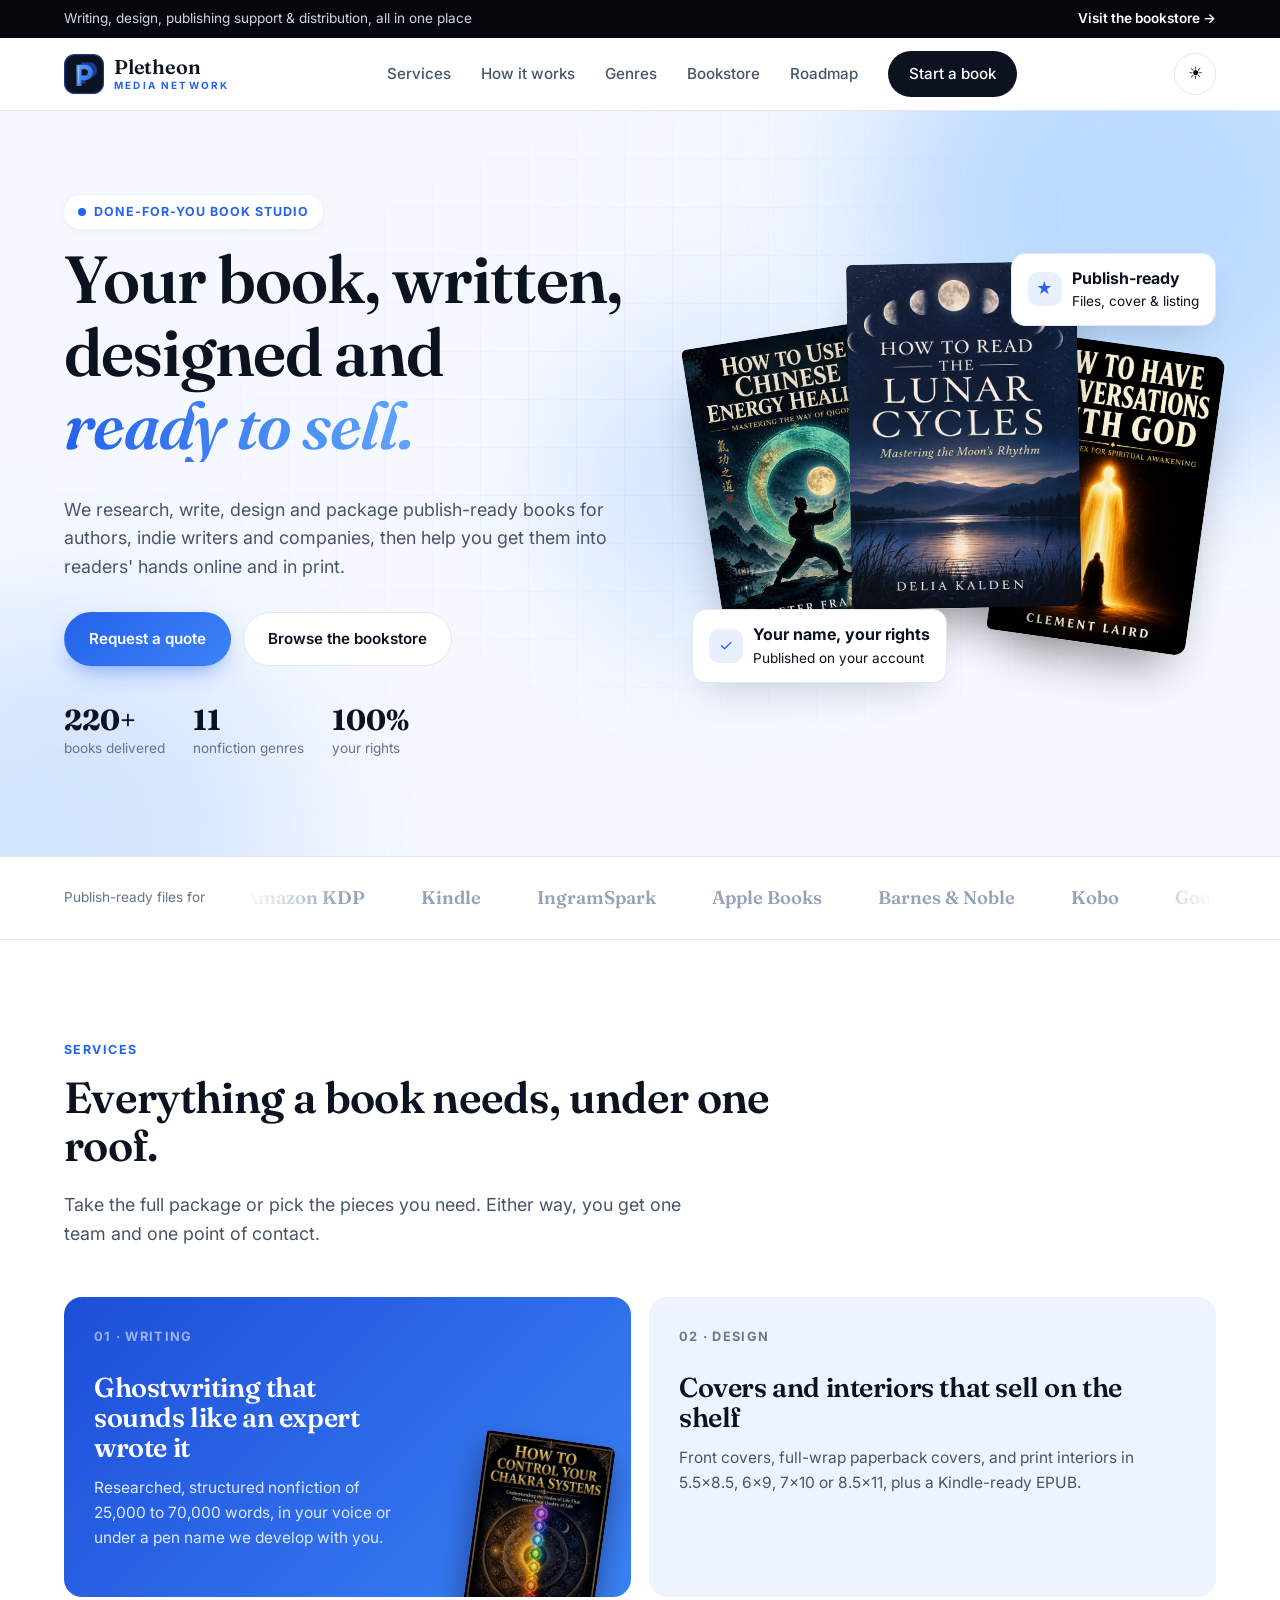
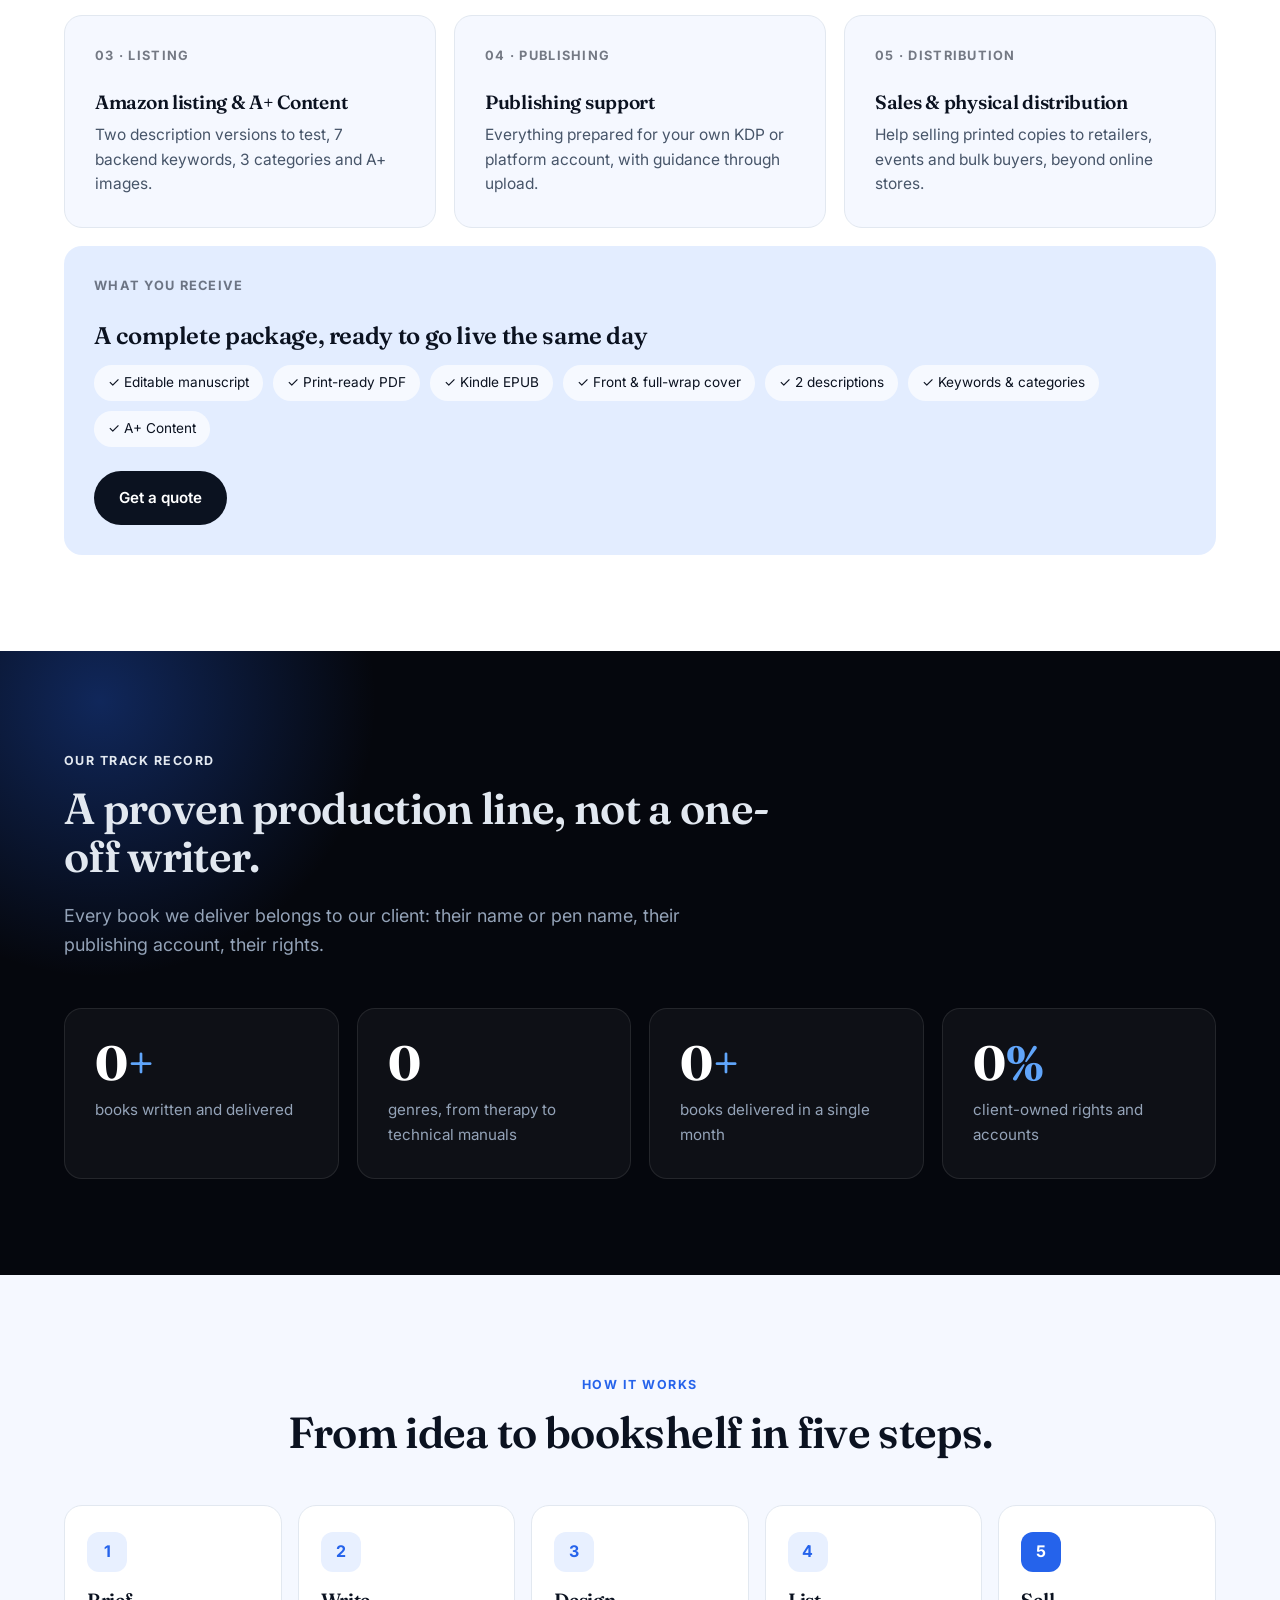
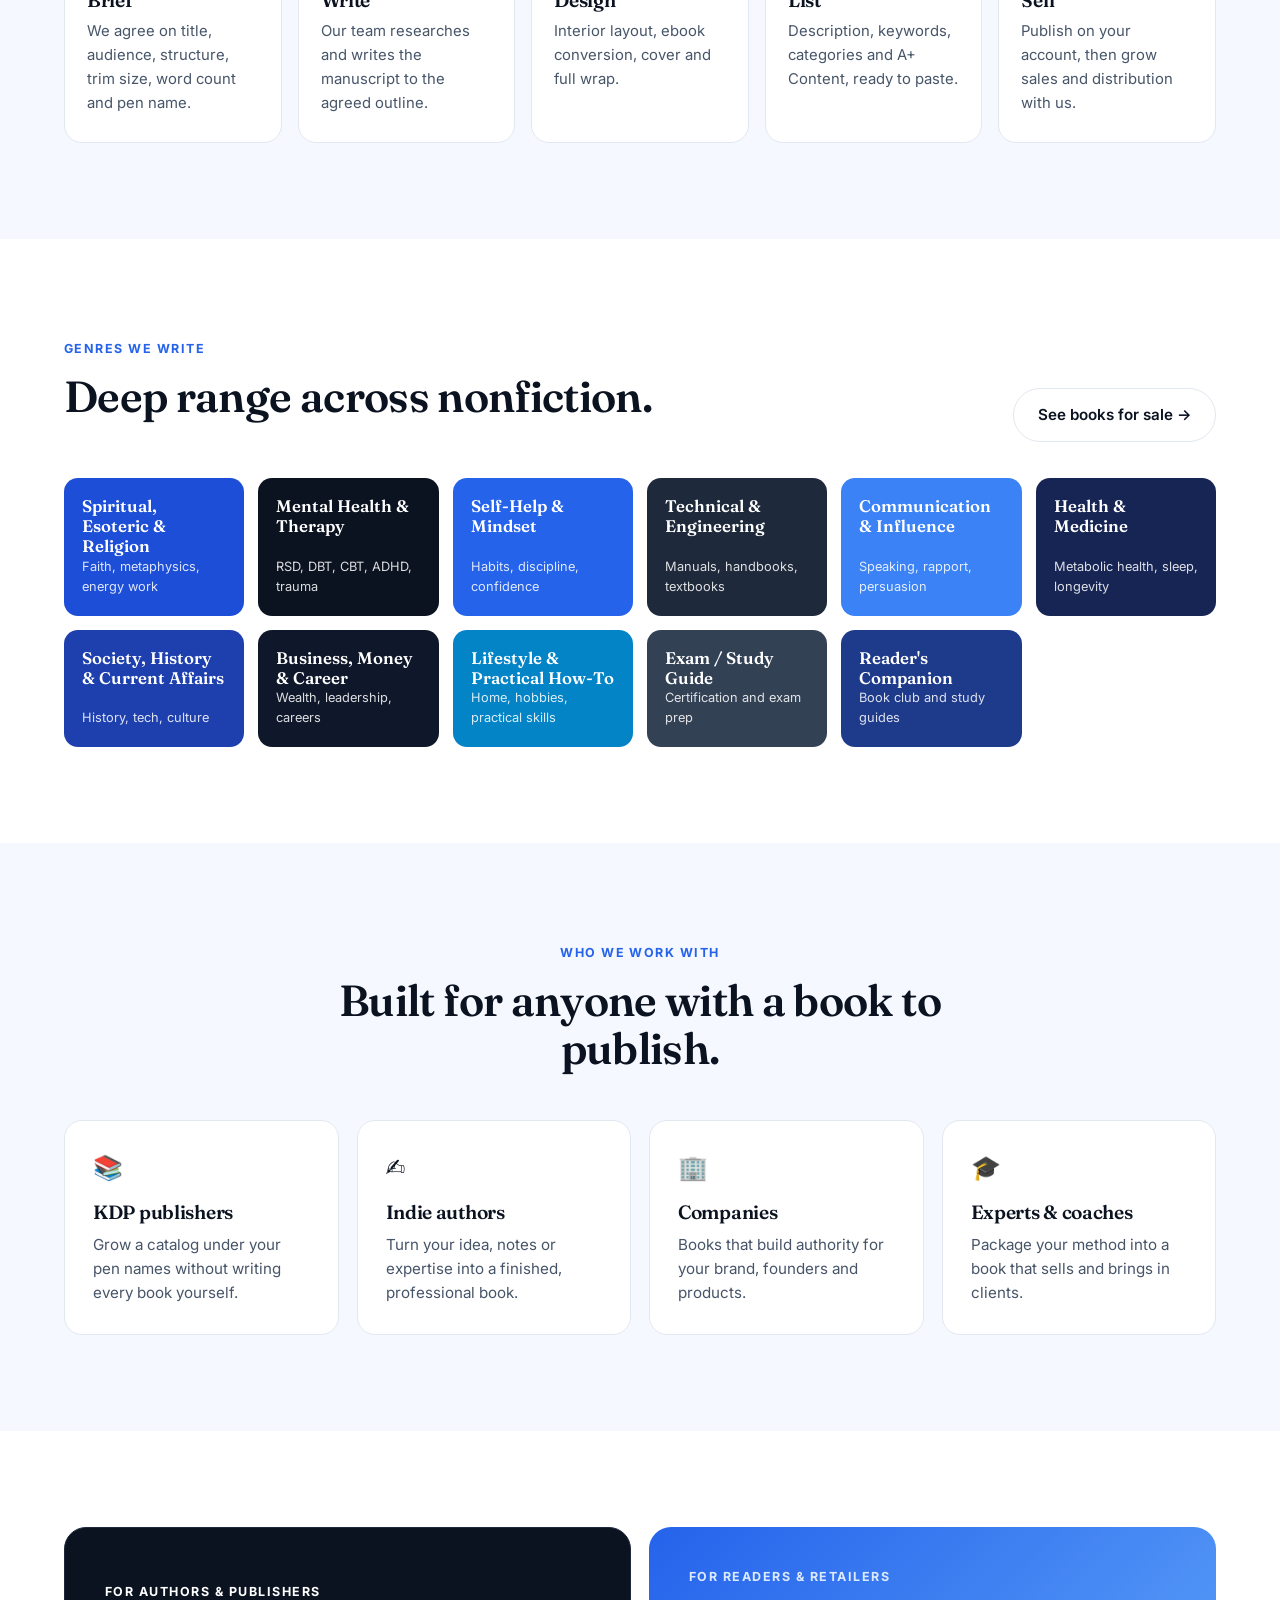
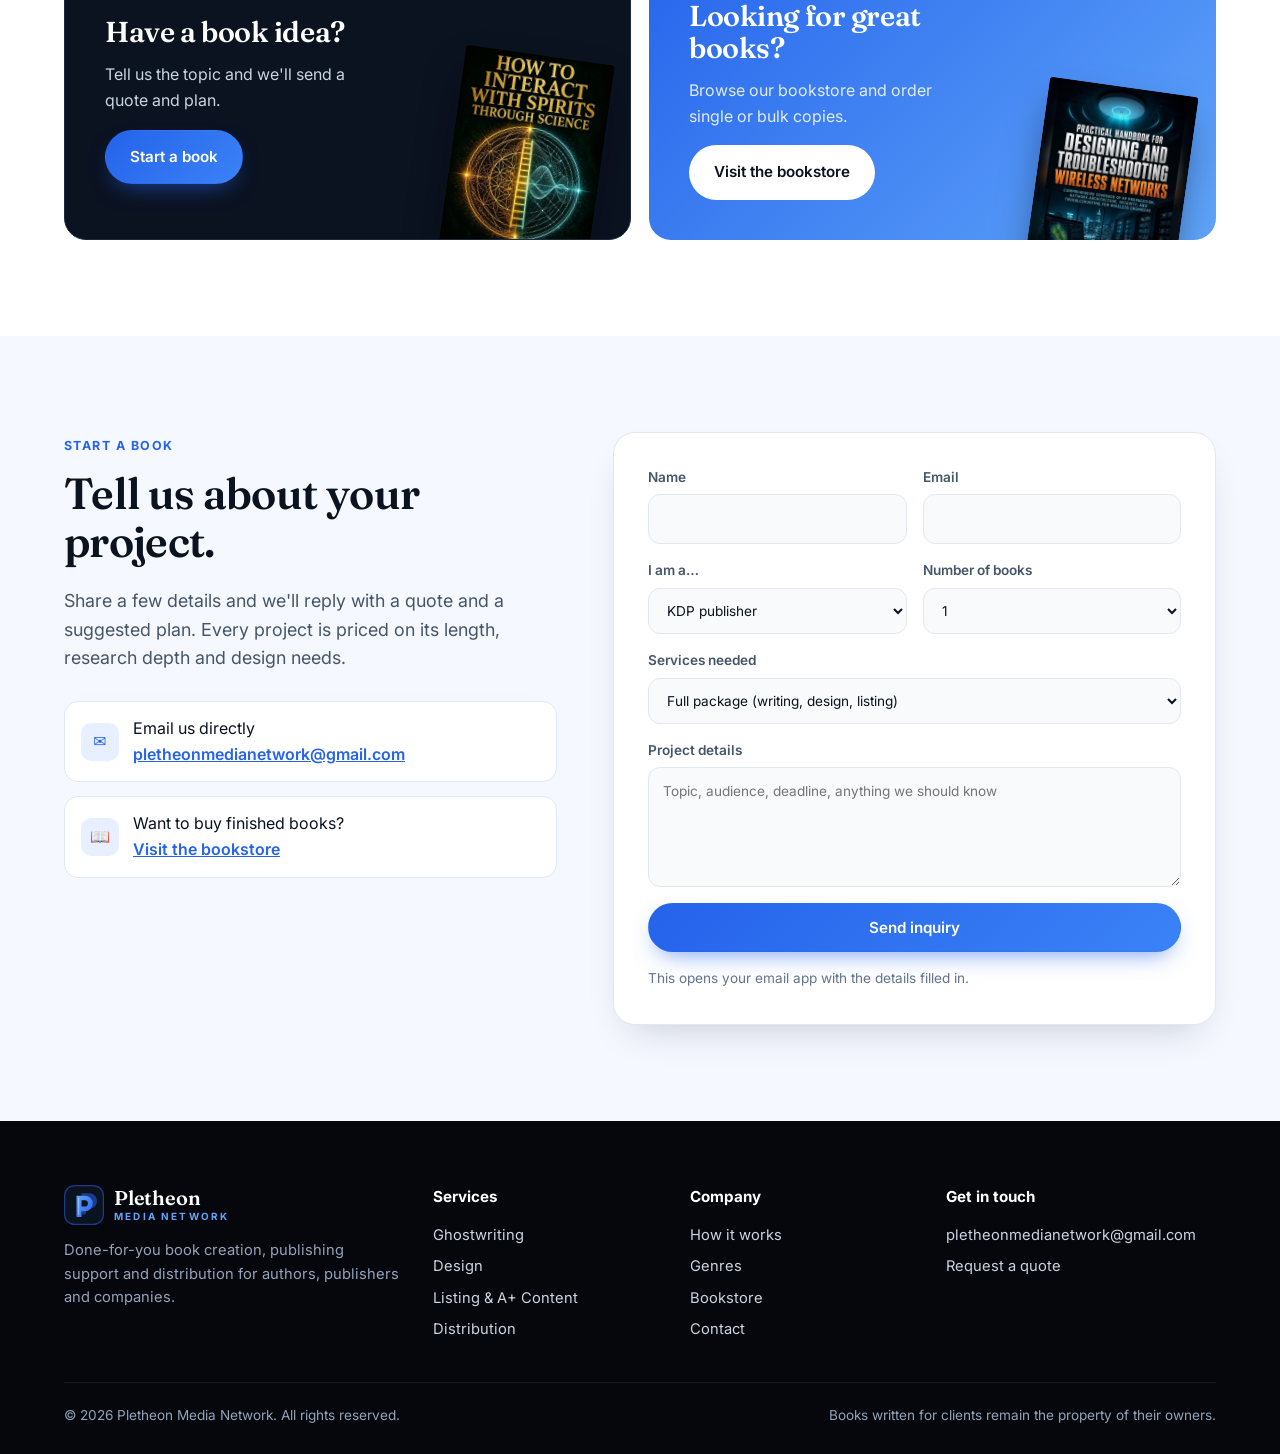
<file: index.html>
<!DOCTYPE html>
<html lang="en">
<head>
  <meta charset="utf-8">
  <meta name="viewport" content="width=device-width, initial-scale=1">
  <title>Pletheon Media Network | Done-for-you book creation, publishing &amp; distribution</title>
  <meta name="description" content="Pletheon Media Network writes, designs and prepares publish-ready books for authors, indie writers and companies, then helps sell and distribute them in print and online.">
  <link rel="canonical" href="https://pletheonmedianetwork.com/">
  <meta property="og:type" content="website">
  <meta property="og:site_name" content="Pletheon Media Network">
  <meta property="og:title" content="Pletheon Media Network | Done-for-you book creation, publishing &amp; distribution">
  <meta property="og:description" content="Pletheon Media Network writes, designs and prepares publish-ready books for authors, indie writers and companies, then helps sell and distribute them in print and online.">
  <meta property="og:url" content="https://pletheonmedianetwork.com/">
  <meta property="og:image" content="https://pletheonmedianetwork.com/assets/covers/lunar-cycles.jpg">
  <meta name="twitter:card" content="summary_large_image">
  <script type="application/ld+json">{"@context":"https://schema.org","@type":"Organization","name":"Pletheon Media Network","url":"https://pletheonmedianetwork.com/","logo":"https://pletheonmedianetwork.com/assets/logo.svg","description":"Done-for-you book creation, publishing support and distribution for authors, indie writers and companies."}</script>
  <link rel="icon" type="image/svg+xml" href="assets/logo.svg">
  <link rel="preconnect" href="https://fonts.googleapis.com">
  <link rel="preconnect" href="https://fonts.gstatic.com" crossorigin>
  <link href="https://fonts.googleapis.com/css2?family=Fraunces:ital,opsz,wght@0,9..144,500;0,9..144,600;1,9..144,500&family=Inter:wght@400;500;600;700&display=swap" rel="stylesheet">
  <script>(function(){try{var t=localStorage.getItem("pmn-theme");if(t)document.documentElement.setAttribute("data-theme",t);}catch(e){}})();</script>
  <link rel="stylesheet" href="assets/style.css?v=7">
</head>
<body>
<div class="topbar">
  <div class="wrap">
    <span>Writing, design, publishing support &amp; distribution, all in one place</span>
    <span class="hide-sm"><a href="books.html">Visit the bookstore →</a></span>
  </div>
</div>
<header class="site-header">
  <div class="wrap">
    <a class="brand" href="index.html"><img class="brand-logo" src="assets/logo.svg" alt="" width="40" height="40"><span class="brand-text"><b>Pletheon</b><small>Media Network</small></span></a>
    <nav class="nav">
      <a href="#services">Services</a>
      <a href="#process">How it works</a>
      <a href="#genres">Genres</a>
      <a href="books.html">Bookstore</a>
      <a href="roadmap.html">Roadmap</a>
      <a class="btn btn-primary" href="#contact">Start a book</a>
    </nav>
    <div class="header-actions"><button class="theme-toggle" type="button" aria-label="Switch light or dark theme" title="Switch theme"><span class="sun">☀</span><span class="moon">☾</span></button><button class="menu-btn" aria-label="Open menu" aria-expanded="false">☰</button></div>
  </div>
</header>

<main>
  <section class="hero">
    <div class="hero-grid-bg"></div><span class="blob b1"></span><span class="blob b2"></span><span class="blob b3"></span>
    <div class="wrap hero-grid">
      <div>
        <span class="eyebrow pill"><span class="dot"></span>Done-for-you book studio</span>
        <h1>Your book, written, designed and <span class="accent">ready to sell.</span></h1>
        <p class="lead">We research, write, design and package publish-ready books for authors, indie writers and companies, then help you get them into readers' hands online and in print.</p>
        <div class="hero-actions">
          <a class="btn btn-coral" href="#contact">Request a quote</a>
          <a class="btn btn-light" href="books.html">Browse the bookstore</a>
        </div>
        <div class="hero-proof">
          <div><b><span data-count="220">220</span>+</b><span>books delivered</span></div>
          <div><b><span data-count="11">11</span></b><span>nonfiction genres</span></div>
          <div><b><span data-count="100">100</span>%</b><span>your rights</span></div>
        </div>
      </div>
      <div class="cover-stack" id="hero-covers">
        <div class="float-card float-b"><span class="ic">★</span><div><b>Publish-ready</b>Files, cover &amp; listing</div></div>
        <div class="float-card float-a"><span class="ic">✓</span><div><b>Your name, your rights</b>Published on your account</div></div>
      </div>
    </div>
  </section>

  <div class="platforms">
    <div class="wrap">
      <span class="label">Publish-ready files for</span>
      <div class="marquee"><div class="track"><span>Amazon KDP</span><span>Kindle</span><span>IngramSpark</span><span>Apple Books</span><span>Barnes &amp; Noble</span><span>Kobo</span><span>Google Play Books</span></div><div class="track" aria-hidden="true"><span>Amazon KDP</span><span>Kindle</span><span>IngramSpark</span><span>Apple Books</span><span>Barnes &amp; Noble</span><span>Kobo</span><span>Google Play Books</span></div></div>
    </div>
  </div>

  <section id="services">
    <div class="wrap">
      <div class="section-head">
        <span class="eyebrow">Services</span>
        <h2>Everything a book needs, under one roof.</h2>
        <p class="lead">Take the full package or pick the pieces you need. Either way, you get one team and one point of contact.</p>
      </div>
      <div class="bento">
        <div class="tile t1">
          <div class="tile-copy">
            <span class="num">01 · WRITING</span>
            <h3 style="font-size:1.7rem">Ghostwriting that sounds like an expert wrote it</h3>
            <p>Researched, structured nonfiction of 25,000 to 70,000 words, in your voice or under a pen name we develop with you.</p>
          </div>
          <div class="mini-covers" id="mini-covers"></div>
        </div>
        <div class="tile t2">
          <span class="num">02 · DESIGN</span>
          <h3 style="font-size:1.7rem">Covers and interiors that sell on the shelf</h3>
          <p>Front covers, full-wrap paperback covers, and print interiors in 5.5×8.5, 6×9, 7×10 or 8.5×11, plus a Kindle-ready EPUB.</p>
        </div>
        <div class="tile t3">
          <span class="num">03 · LISTING</span>
          <h3>Amazon listing &amp; A+ Content</h3>
          <p>Two description versions to test, 7 backend keywords, 3 categories and A+ images.</p>
        </div>
        <div class="tile t4">
          <span class="num">04 · PUBLISHING</span>
          <h3>Publishing support</h3>
          <p>Everything prepared for your own KDP or platform account, with guidance through upload.</p>
        </div>
        <div class="tile t5">
          <span class="num">05 · DISTRIBUTION</span>
          <h3>Sales &amp; physical distribution</h3>
          <p>Help selling printed copies to retailers, events and bulk buyers, beyond online stores.</p>
        </div>
        <div class="tile t6">
          <div>
            <span class="num">WHAT YOU RECEIVE</span>
            <h3 style="font-size:1.5rem;margin:0">A complete package, ready to go live the same day</h3>
            <div class="check-row">
              <span>✓ Editable manuscript</span><span>✓ Print-ready PDF</span><span>✓ Kindle EPUB</span><span>✓ Front &amp; full-wrap cover</span><span>✓ 2 descriptions</span><span>✓ Keywords &amp; categories</span><span>✓ A+ Content</span>
            </div>
          </div>
          <a class="btn btn-primary" href="#contact">Get a quote</a>
        </div>
      </div>
    </div>
  </section>

  <section class="section-dark" id="work">
    <div class="wrap">
      <div class="section-head">
        <span class="eyebrow" style="color:var(--gold)">Our track record</span>
        <h2>A proven production line, not a one-off writer.</h2>
        <p class="lead">Every book we deliver belongs to our client: their name or pen name, their publishing account, their rights.</p>
      </div>
      <div class="stats">
        <div class="stat"><b><span data-count="220">220</span><em>+</em></b><span>books written and delivered</span></div>
        <div class="stat"><b><span data-count="11">11</span></b><span>genres, from therapy to technical manuals</span></div>
        <div class="stat"><b><span data-count="30">30</span><em>+</em></b><span>books delivered in a single month</span></div>
        <div class="stat"><b><span data-count="100">100</span><em>%</em></b><span>client-owned rights and accounts</span></div>
      </div>
    </div>
  </section>

  <section class="section-cream" id="process">
    <div class="wrap">
      <div class="section-head center">
        <span class="eyebrow">How it works</span>
        <h2>From idea to bookshelf in five steps.</h2>
      </div>
      <div class="steps">
        <div class="step"><div class="n">1</div><h3>Brief</h3><p>We agree on title, audience, structure, trim size, word count and pen name.</p></div>
        <div class="step"><div class="n">2</div><h3>Write</h3><p>Our team researches and writes the manuscript to the agreed outline.</p></div>
        <div class="step"><div class="n">3</div><h3>Design</h3><p>Interior layout, ebook conversion, cover and full wrap.</p></div>
        <div class="step"><div class="n">4</div><h3>List</h3><p>Description, keywords, categories and A+ Content, ready to paste.</p></div>
        <div class="step"><div class="n">5</div><h3>Sell</h3><p>Publish on your account, then grow sales and distribution with us.</p></div>
      </div>
    </div>
  </section>

  <section id="genres">
    <div class="wrap">
      <div class="head-row">
        <div class="section-head">
          <span class="eyebrow">Genres we write</span>
          <h2>Deep range across nonfiction.</h2>
        </div>
        <a class="btn btn-light" href="books.html">See books for sale →</a>
      </div>
      <div class="collection" id="collection"></div>
    </div>
  </section>

  <section class="section-cream">
    <div class="wrap">
      <div class="section-head center">
        <span class="eyebrow">Who we work with</span>
        <h2>Built for anyone with a book to publish.</h2>
      </div>
      <div class="audience">
        <div class="aud"><div class="ic">📚</div><h3>KDP publishers</h3><p>Grow a catalog under your pen names without writing every book yourself.</p></div>
        <div class="aud"><div class="ic">✍️</div><h3>Indie authors</h3><p>Turn your idea, notes or expertise into a finished, professional book.</p></div>
        <div class="aud"><div class="ic">🏢</div><h3>Companies</h3><p>Books that build authority for your brand, founders and products.</p></div>
        <div class="aud"><div class="ic">🎓</div><h3>Experts &amp; coaches</h3><p>Package your method into a book that sells and brings in clients.</p></div>
      </div>
    </div>
  </section>

  <section>
    <div class="wrap promos">
      <div class="promo promo-a">
        <span class="eyebrow" style="color:var(--gold)">For authors &amp; publishers</span>
        <h3>Have a book idea?</h3>
        <p>Tell us the topic and we'll send a quote and plan.</p>
        <div><a class="btn btn-coral" href="#contact">Start a book</a></div>
        <img id="promo-a-img" alt="">
      </div>
      <div class="promo promo-b">
        <span class="eyebrow">For readers &amp; retailers</span>
        <h3>Looking for great books?</h3>
        <p>Browse our bookstore and order single or bulk copies.</p>
        <div><a class="btn btn-primary" href="books.html">Visit the bookstore</a></div>
        <img id="promo-b-img" alt="">
      </div>
    </div>
  </section>

  <section class="section-cream" id="contact">
    <div class="wrap contact-grid">
      <div>
        <span class="eyebrow">Start a book</span>
        <h2>Tell us about your project.</h2>
        <p class="lead">Share a few details and we'll reply with a quote and a suggested plan. Every project is priced on its length, research depth and design needs.</p>
        <ul class="contact-points">
          <li><span class="ic">✉</span><div>Email us directly<br><a class="js-email" href="#">email</a></div></li>
          <li><span class="ic">📖</span><div>Want to buy finished books?<br><a href="books.html">Visit the bookstore</a></div></li>
        </ul>
      </div>
      <form class="inquiry" id="inquiry">
        <div class="row2">
          <label>Name<input name="name" required autocomplete="name"></label>
          <label>Email<input name="email" type="email" required autocomplete="email"></label>
        </div>
        <div class="row2">
          <label>I am a…
            <select name="type"><option>KDP publisher</option><option>Indie author</option><option>Company</option><option>Expert / coach</option><option>Other</option></select>
          </label>
          <label>Number of books
            <select name="count"><option>1</option><option>2–5</option><option>6–20</option><option>20+</option></select>
          </label>
        </div>
        <label>Services needed
          <select name="service"><option>Full package (writing, design, listing)</option><option>Writing only</option><option>Design and formatting only</option><option>Sales and distribution</option><option>Not sure yet</option></select>
        </label>
        <label>Project details<textarea name="message" placeholder="Topic, audience, deadline, anything we should know"></textarea></label>
        <button class="btn btn-coral" type="submit">Send inquiry</button>
        <p class="form-note">This opens your email app with the details filled in.</p>
      </form>
    </div>
  </section>
</main>

<footer class="site-footer">
  <div class="wrap">
    <div class="foot-grid">
      <div>
        <a class="brand" href="index.html"><img class="brand-logo" src="assets/logo.svg" alt="" width="40" height="40"><span class="brand-text"><b>Pletheon</b><small>Media Network</small></span></a>
        <p>Done-for-you book creation, publishing support and distribution for authors, publishers and companies.</p>
      </div>
      <div><h4>Services</h4><ul><li><a href="#services">Ghostwriting</a></li><li><a href="#services">Design</a></li><li><a href="#services">Listing &amp; A+ Content</a></li><li><a href="#services">Distribution</a></li></ul></div>
      <div><h4>Company</h4><ul><li><a href="#process">How it works</a></li><li><a href="#genres">Genres</a></li><li><a href="books.html">Bookstore</a></li><li><a href="#contact">Contact</a></li></ul></div>
      <div><h4>Get in touch</h4><ul><li><a class="js-email" href="#">email</a></li><li><a href="#contact">Request a quote</a></li></ul></div>
    </div>
    <div class="foot-bottom"><span>© <span class="js-year"></span> Pletheon Media Network. All rights reserved.</span><span>Books written for clients remain the property of their owners.</span></div>
  </div>
</footer>

<script src="assets/featured.js?v=4"></script>
<script src="assets/site.js?v=4"></script>
</body>
</html>
</file>
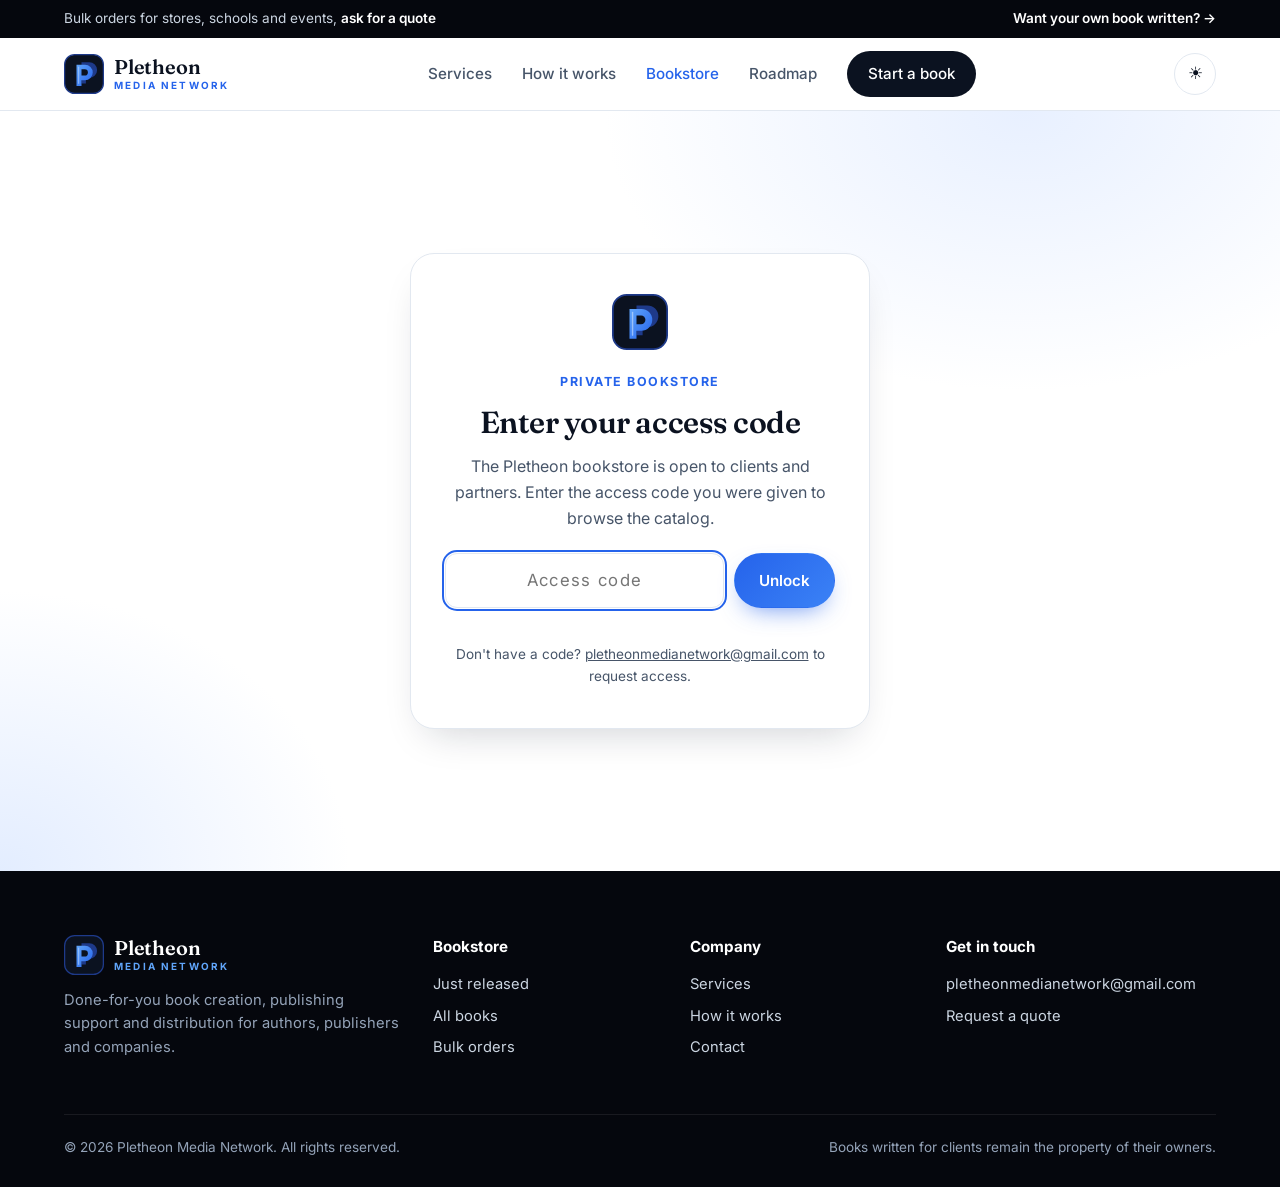
<file: books.html>
<!DOCTYPE html>
<html lang="en">
<head>
  <meta charset="utf-8">
  <meta name="viewport" content="width=device-width, initial-scale=1">
  <title>Bookstore | Pletheon Media Network</title>
  <meta name="description" content="Browse new nonfiction books from Pletheon Media Network: spirituality, energy healing, technical handbooks and more. Single and bulk orders welcome.">
  <link rel="canonical" href="https://pletheonmedianetwork.com/books.html">
  <meta property="og:type" content="website">
  <meta property="og:site_name" content="Pletheon Media Network">
  <meta property="og:title" content="Bookstore | Pletheon Media Network">
  <meta property="og:description" content="Browse nonfiction books from Pletheon Media Network: spirituality, self-help, health, business and technical titles. Access code required; email us to request access.">
  <meta property="og:url" content="https://pletheonmedianetwork.com/books.html">
  <meta property="og:image" content="https://pletheonmedianetwork.com/assets/covers/lunar-cycles.jpg">
  <meta name="twitter:card" content="summary_large_image">
  <link rel="icon" type="image/svg+xml" href="assets/logo.svg">
  <link rel="preconnect" href="https://fonts.googleapis.com">
  <link rel="preconnect" href="https://fonts.gstatic.com" crossorigin>
  <link href="https://fonts.googleapis.com/css2?family=Fraunces:ital,opsz,wght@0,9..144,500;0,9..144,600;1,9..144,500&family=Inter:wght@400;500;600;700&display=swap" rel="stylesheet">
  <script>(function(){try{var t=localStorage.getItem("pmn-theme");if(t)document.documentElement.setAttribute("data-theme",t);}catch(e){}})();</script>
  <link rel="stylesheet" href="assets/style.css?v=7">
</head>
<body>
<div class="topbar">
  <div class="wrap">
    <span>Bulk orders for stores, schools and events, <a href="#" class="js-bulk">ask for a quote</a></span>
    <span class="hide-sm"><a href="index.html">Want your own book written? →</a></span>
  </div>
</div>
<header class="site-header">
  <div class="wrap">
    <a class="brand" href="index.html"><img class="brand-logo" src="assets/logo.svg" alt="" width="40" height="40"><span class="brand-text"><b>Pletheon</b><small>Media Network</small></span></a>
    <nav class="nav">
      <a href="index.html#services">Services</a>
      <a href="index.html#process">How it works</a>
      <a href="books.html" aria-current="page">Bookstore</a>
      <a href="roadmap.html">Roadmap</a>
      <a class="btn btn-primary" href="index.html#contact">Start a book</a>
    </nav>
    <div class="header-actions"><button class="theme-toggle" type="button" aria-label="Switch light or dark theme" title="Switch theme"><span class="sun">☀</span><span class="moon">☾</span></button><button class="menu-btn" aria-label="Open menu" aria-expanded="false">☰</button></div>
  </div>
</header>

<section class="gate" id="gate">
  <div class="gate-card">
    <img src="assets/logo.svg" alt="" width="56" height="56">
    <span class="eyebrow">Private bookstore</span>
    <h1>Enter your access code</h1>
    <p>The Pletheon bookstore is open to clients and partners. Enter the access code you were given to browse the catalog.</p>
    <form id="gate-form" autocomplete="off">
      <input id="gate-code" type="password" placeholder="Access code" aria-label="Access code" required autocomplete="off" autocapitalize="off" spellcheck="false">
      <button class="btn btn-coral" type="submit" id="gate-btn">Unlock</button>
    </form>
    <p class="gate-msg" id="gate-msg" role="alert"></p>
    <p class="form-note">Don't have a code? <a class="js-email" href="#">Email us</a> to request access.</p>
  </div>
</section>

<main id="store-main" hidden>
  <div class="store-banner">
    <div class="wrap">
      <div class="banner">
        <div>
          <span class="eyebrow">New releases</span>
          <h1 style="font-size:clamp(2.2rem,4.4vw,3.6rem)">There's a book here for every <span class="accent" style="color:var(--gold)">curious mind.</span></h1>
          <p>Nearly 200 nonfiction titles on spirituality, mental health, self-help, health, business and the technical world, ready to order in paperback or ebook.</p>
          <form class="banner-search" id="banner-search">
            <input type="search" placeholder="Search titles or authors" aria-label="Search books">
            <button class="btn btn-coral btn-sm" type="submit">Search</button>
          </form>
        </div>
        <div class="banner-covers" id="banner-covers"></div>
      </div>
    </div>
  </div>

  <section style="padding:56px 0 0">
    <div class="wrap">
      <div class="perks">
        <div class="perk"><span class="ic">📦</span><div><b>Paperback &amp; ebook</b><span>Choose your format</span></div></div>
        <div class="perk"><span class="ic">🏷️</span><div><b>Bulk pricing</b><span>For stores and events</span></div></div>
        <div class="perk"><span class="ic">🌍</span><div><b>Delivery options</b><span>Ask about your country</span></div></div>
        <div class="perk"><span class="ic">💬</span><div><b>Real people</b><span>We reply by email</span></div></div>
      </div>
    </div>
  </section>

  <section style="padding:64px 0 0">
    <div class="wrap">
      <div class="head-row">
        <div class="section-head"><span class="eyebrow">Featured</span><h2 style="margin:0">Just released</h2></div>
        <div class="rail-btns"><button type="button" data-dir="-1" aria-label="Scroll left">←</button><button type="button" data-dir="1" aria-label="Scroll right">→</button></div>
      </div>
      <div class="rail" id="rail"></div>
    </div>
  </section>

  <section id="all" style="padding-top:64px">
    <div class="wrap">
      <div class="head-row">
        <div class="section-head"><span class="eyebrow">Browse</span><h2 style="margin:0">All books</h2></div>
      </div>
      <div class="toolbar">
        <input type="search" id="q" placeholder="Search by title, subtitle or author" aria-label="Search books">
        <select id="sort" aria-label="Sort books">
          <option value="new">Newest first</option>
          <option value="az">Title A–Z</option>
        </select>
      </div>
      <div class="chips" id="chips" role="group" aria-label="Filter by genre"></div>
      <p class="result-count" id="count"></p>
      <div class="book-grid" id="grid"></div>
    </div>
  </section>

  <section style="padding-top:0">
    <div class="wrap promos">
      <div class="promo promo-a">
        <span class="eyebrow" style="color:var(--gold)">Bulk orders</span>
        <h3>Buying for a store, school or event?</h3>
        <p>We supply printed copies in bulk and help with physical distribution.</p>
        <div><a class="btn btn-coral js-bulk" href="#">Ask about bulk orders</a></div>
      </div>
      <div class="promo promo-b">
        <span class="eyebrow">For authors</span>
        <h3>Want a book like these?</h3>
        <p>We write, design and prepare books for authors, publishers and companies.</p>
        <div><a class="btn btn-primary" href="index.html#contact">Start your book</a></div>
      </div>
    </div>
  </section>
</main>

<dialog id="order">
  <form class="dlg" id="order-form" method="dialog">
    <button class="close" value="cancel" aria-label="Close">×</button>
    <div class="dlg-head">
      <img id="order-cover" alt="">
      <div>
        <span class="eyebrow" style="margin:0 0 4px">Order inquiry</span>
        <h3 id="order-title" style="margin:0"></h3>
        <p class="form-note" id="order-author"></p>
      </div>
    </div>
    <div class="row2">
      <label>Name<input name="name" required autocomplete="name"></label>
      <label>Email<input name="email" type="email" required autocomplete="email"></label>
    </div>
    <div class="row2">
      <label>Format
        <select name="format"><option>Paperback</option><option>Ebook</option><option>Both</option></select>
      </label>
      <label>Quantity<input name="qty" type="number" min="1" value="1"></label>
    </div>
    <label>Message<textarea name="message" placeholder="Shipping country, deadline, questions"></textarea></label>
    <button class="btn btn-coral" type="submit" value="send">Send order inquiry</button>
    <p class="form-note">This opens your email app with the details filled in. We'll reply with price and availability.</p>
  </form>
</dialog>

<footer class="site-footer">
  <div class="wrap">
    <div class="foot-grid">
      <div>
        <a class="brand" href="index.html"><img class="brand-logo" src="assets/logo.svg" alt="" width="40" height="40"><span class="brand-text"><b>Pletheon</b><small>Media Network</small></span></a>
        <p>Done-for-you book creation, publishing support and distribution for authors, publishers and companies.</p>
      </div>
      <div><h4>Bookstore</h4><ul><li><a href="#rail">Just released</a></li><li><a href="#all">All books</a></li><li><a class="js-bulk" href="#">Bulk orders</a></li></ul></div>
      <div><h4>Company</h4><ul><li><a href="index.html#services">Services</a></li><li><a href="index.html#process">How it works</a></li><li><a href="index.html#contact">Contact</a></li></ul></div>
      <div><h4>Get in touch</h4><ul><li><a class="js-email" href="#">email</a></li><li><a href="index.html#contact">Request a quote</a></li></ul></div>
    </div>
    <div class="foot-bottom"><span>© <span class="js-year"></span> Pletheon Media Network. All rights reserved.</span><span>Books written for clients remain the property of their owners.</span></div>
  </div>
</footer>

<script src="assets/books.enc.js?v=4"></script>
<script src="assets/site.js?v=4"></script>
<script src="assets/store.js?v=5"></script>
</body>
</html>
</file>
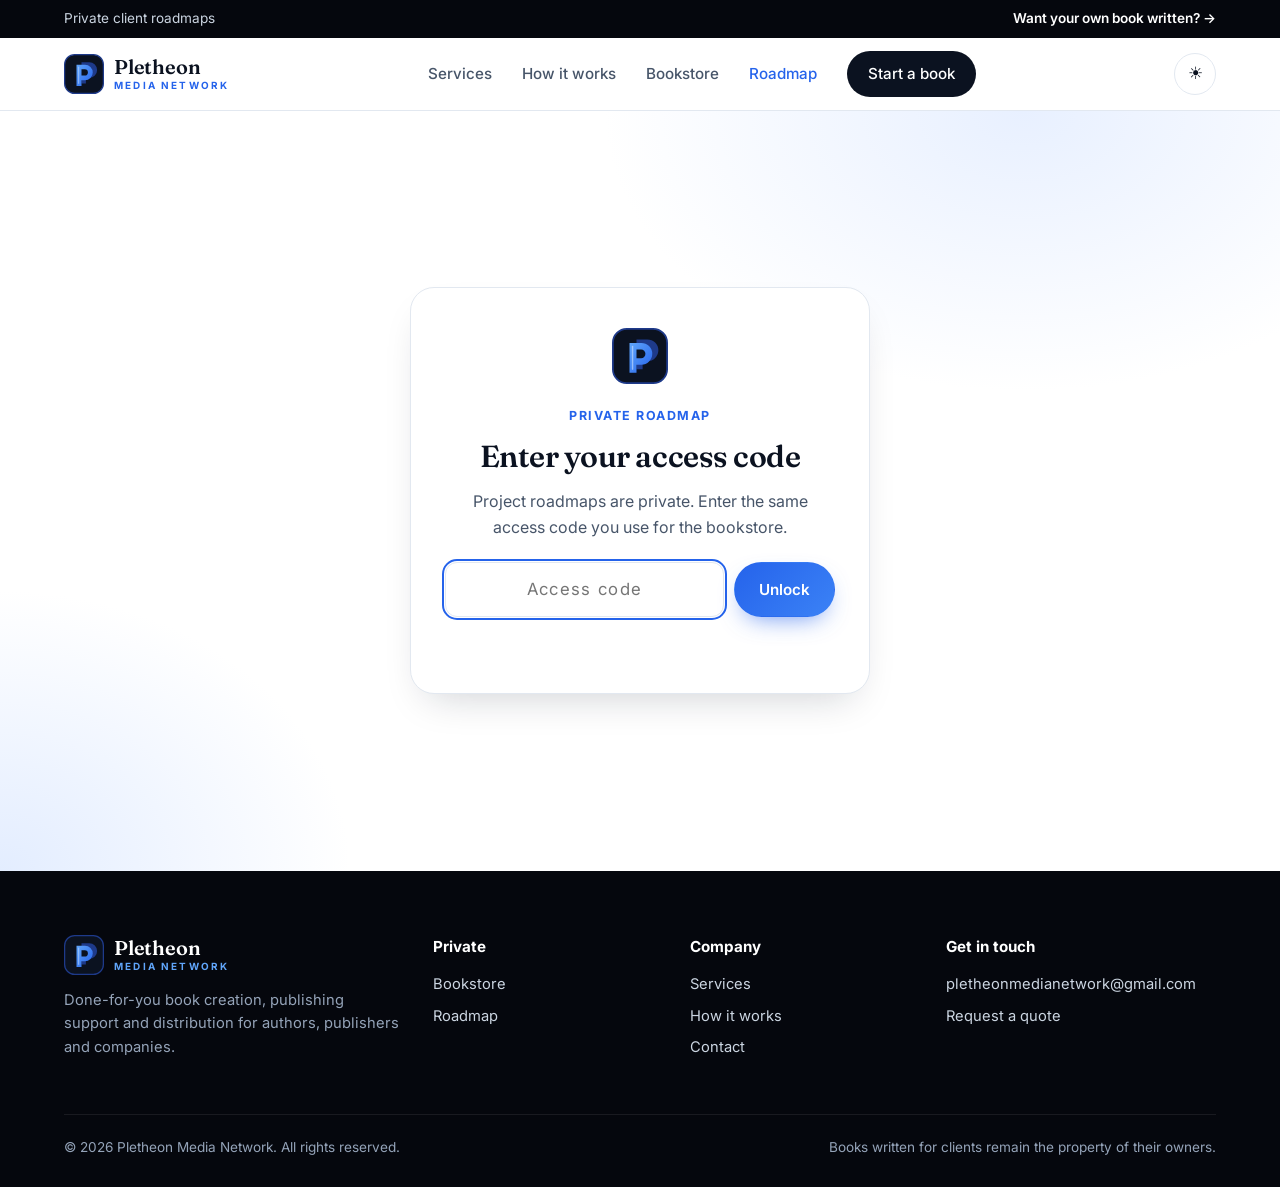
<file: roadmap.html>
<!DOCTYPE html>
<html lang="en">
<head>
  <meta charset="utf-8">
  <meta name="robots" content="noindex, nofollow">
  <meta name="viewport" content="width=device-width, initial-scale=1">
  <title>Roadmap | Pletheon Media Network</title>
  <meta name="description" content="Private project roadmaps for Pletheon Media Network clients.">
  <link rel="icon" type="image/svg+xml" href="assets/logo.svg">
  <link rel="preconnect" href="https://fonts.googleapis.com">
  <link rel="preconnect" href="https://fonts.gstatic.com" crossorigin>
  <link href="https://fonts.googleapis.com/css2?family=Fraunces:ital,opsz,wght@0,9..144,500;0,9..144,600;1,9..144,500&family=Inter:wght@400;500;600;700&display=swap" rel="stylesheet">
  <script>(function(){try{var t=localStorage.getItem("pmn-theme");if(t)document.documentElement.setAttribute("data-theme",t);}catch(e){}})();</script>
  <link rel="stylesheet" href="assets/style.css?v=7">
</head>
<body>
<div class="topbar">
  <div class="wrap">
    <span>Private client roadmaps</span>
    <span class="hide-sm"><a href="index.html">Want your own book written? →</a></span>
  </div>
</div>
<header class="site-header">
  <div class="wrap">
    <a class="brand" href="index.html"><img class="brand-logo" src="assets/logo.svg" alt="" width="40" height="40"><span class="brand-text"><b>Pletheon</b><small>Media Network</small></span></a>
    <nav class="nav">
      <a href="index.html#services">Services</a>
      <a href="index.html#process">How it works</a>
      <a href="books.html">Bookstore</a>
      <a href="roadmap.html" aria-current="page">Roadmap</a>
      <a class="btn btn-primary" href="index.html#contact">Start a book</a>
    </nav>
    <div class="header-actions"><button class="theme-toggle" type="button" aria-label="Switch light or dark theme" title="Switch theme"><span class="sun">☀</span><span class="moon">☾</span></button><button class="menu-btn" aria-label="Open menu" aria-expanded="false">☰</button></div>
  </div>
</header>

<section class="gate" id="gate">
  <div class="gate-card">
    <img src="assets/logo.svg" alt="" width="56" height="56">
    <span class="eyebrow">Private roadmap</span>
    <h1>Enter your access code</h1>
    <p>Project roadmaps are private. Enter the same access code you use for the bookstore.</p>
    <form id="gate-form" autocomplete="off">
      <input id="gate-code" type="password" placeholder="Access code" aria-label="Access code" required autocomplete="off" autocapitalize="off" spellcheck="false">
      <button class="btn btn-coral" type="submit" id="gate-btn">Unlock</button>
    </form>
    <p class="gate-msg" id="gate-msg" role="alert"></p>
  </div>
</section>

<main id="rm-main" hidden>
  <section class="rm-hero">
    <div class="wrap">
      <span class="eyebrow">Roadmap</span>
      <h1>Client projects &amp; plans</h1>
      <p class="lead">Every client strategy in one place: writing plans, launch plans, bookstore plans and design work. Open a project to see its series, books, pen names and milestones.</p>
      <div class="rm-stats" id="rm-stats"></div>
    </div>
  </section>
  <section class="rm-body">
    <div class="wrap">
      <div class="rm-toolbar">
        <div class="rm-tabs" id="rm-tabs" role="tablist" aria-label="Plan type"></div>
        <div class="rm-tools">
          <input type="search" id="rm-q" placeholder="Search titles, pen names, clients" aria-label="Search roadmap">
          <button class="btn btn-light btn-sm" type="button" id="rm-expand">Expand all</button>
          <button class="btn btn-light btn-sm" type="button" id="rm-collapse">Collapse all</button>
        </div>
      </div>
      <div id="rm-list"></div>
      <p class="form-note" id="rm-updated" style="margin-top:28px"></p>
    </div>
  </section>
</main>

<footer class="site-footer">
  <div class="wrap">
    <div class="foot-grid">
      <div>
        <a class="brand" href="index.html"><img class="brand-logo" src="assets/logo.svg" alt="" width="40" height="40"><span class="brand-text"><b>Pletheon</b><small>Media Network</small></span></a>
        <p>Done-for-you book creation, publishing support and distribution for authors, publishers and companies.</p>
      </div>
      <div><h4>Private</h4><ul><li><a href="books.html">Bookstore</a></li><li><a href="roadmap.html">Roadmap</a></li></ul></div>
      <div><h4>Company</h4><ul><li><a href="index.html#services">Services</a></li><li><a href="index.html#process">How it works</a></li><li><a href="index.html#contact">Contact</a></li></ul></div>
      <div><h4>Get in touch</h4><ul><li><a class="js-email" href="#">email</a></li><li><a href="index.html#contact">Request a quote</a></li></ul></div>
    </div>
    <div class="foot-bottom"><span>© <span class="js-year"></span> Pletheon Media Network. All rights reserved.</span><span>Books written for clients remain the property of their owners.</span></div>
  </div>
</footer>

<script src="assets/roadmap.enc.js?v=2"></script>
<script src="assets/site.js?v=4"></script>
<script src="assets/roadmap.js?v=2"></script>
</body>
</html>
</file>
<file: assets/style.css>
:root {
  --ink: #0b1220;
  --ink-soft: #475569;
  --muted: #64748b;
  --bg: #ffffff;
  --card: #ffffff;
  --surface: #f5f8ff;
  --line: #e2e8f0;
  --blue: #2563eb;
  --blue-dark: #1d4ed8;
  --blue-soft: #e8f0ff;
  --sky: #60a5fa;
  --tint1: #eef4ff;
  --tint2: #e3edff;
  --night: #05070d;
  --header-bg: rgba(255,255,255,.88);
  --field: #f8fafc;
  --btn-dark: #0b1220;
  --btn-dark-ink: #ffffff;
  --radius: 18px;
  --serif: "Fraunces", Georgia, "Times New Roman", serif;
  --sans: "Inter", system-ui, -apple-system, "Segoe UI", Roboto, sans-serif;
  --max: 1200px;
  --shadow: 0 18px 40px -18px rgba(15, 23, 42, .22);
  color-scheme: light;
}
[data-theme="dark"] {
  --ink: #f1f5f9;
  --ink-soft: #cbd5e1;
  --muted: #94a3b8;
  --bg: #05070d;
  --card: #0d1424;
  --surface: #0a101d;
  --line: #1e293b;
  --blue: #3b82f6;
  --blue-dark: #2563eb;
  --blue-soft: rgba(59,130,246,.14);
  --sky: #93c5fd;
  --tint1: #0f1a30;
  --tint2: #111f3a;
  --night: #000000;
  --header-bg: rgba(5,7,13,.85);
  --field: #0a101d;
  --btn-dark: #ffffff;
  --btn-dark-ink: #0b1220;
  --shadow: 0 18px 40px -18px rgba(0,0,0,.7);
  color-scheme: dark;
}
* { box-sizing: border-box; }
html { scroll-behavior: smooth; }
body { transition: background .3s, color .3s; margin: 0; font-family: var(--sans); color: var(--ink); background: var(--bg); line-height: 1.6; -webkit-font-smoothing: antialiased; }
img { max-width: 100%; display: block; }
a { color: inherit; }
.wrap { max-width: var(--max); margin: 0 auto; padding: 0 24px; }
h1, h2, h3 { font-family: var(--serif); font-weight: 600; line-height: 1.1; margin: 0 0 .5em; letter-spacing: -0.015em; }
h1 { font-size: clamp(2.5rem, 5.2vw, 4.4rem); }
h2 { font-size: clamp(1.9rem, 3.4vw, 2.8rem); }
h3 { font-size: 1.2rem; }
p { margin: 0 0 1em; }
.eyebrow { display: inline-flex; align-items: center; gap: 8px; font-size: .78rem; letter-spacing: .12em; text-transform: uppercase; color: var(--blue); font-weight: 700; margin-bottom: 14px; }
.eyebrow.pill { background: var(--card); padding: 7px 14px; border-radius: 999px; box-shadow: 0 2px 10px rgba(0,0,0,.05); letter-spacing: .08em; }
.eyebrow .dot { width: 8px; height: 8px; border-radius: 50%; background: var(--blue); }
.lead { font-size: 1.12rem; color: var(--ink-soft); max-width: 620px; }
.accent { color: var(--blue); font-style: italic; }

/* top bar + header */
.topbar { background: var(--night); color: #cbd5e1; font-size: .85rem; }
.topbar .wrap { display: flex; justify-content: space-between; gap: 16px; padding-top: 8px; padding-bottom: 8px; }
.topbar a { color: #fff; font-weight: 600; text-decoration: none; }
.site-header { position: sticky; top: 0; z-index: 30; background: var(--header-bg); backdrop-filter: blur(10px); border-bottom: 1px solid var(--line); }
.site-header .wrap { display: flex; align-items: center; justify-content: space-between; height: 72px; gap: 20px; }
.brand { display: flex; align-items: center; gap: 10px; text-decoration: none; font-family: var(--serif); font-weight: 600; font-size: 1.18rem; white-space: nowrap; }
.brand-mark { width: 36px; height: 36px; border-radius: 10px; background: var(--blue); color: #fff; display: grid; place-items: center; font-size: 1.05rem; }
.nav { display: flex; align-items: center; gap: 30px; }
.nav a { text-decoration: none; color: var(--ink-soft); font-size: .95rem; font-weight: 500; }
.nav a:hover, .nav a[aria-current="page"] { color: var(--blue); }
.menu-btn { display: none; background: none; border: 1px solid var(--line); border-radius: 10px; padding: 8px 11px; font: inherit; cursor: pointer; }

.btn { display: inline-flex; align-items: center; justify-content: center; gap: 8px; padding: 14px 24px; border-radius: 999px; font-weight: 600; font-size: .95rem; text-decoration: none; border: 1px solid transparent; cursor: pointer; transition: transform .15s, background .15s, color .15s, border-color .15s; font-family: var(--sans); }
.btn:hover { transform: translateY(-1px); }
.btn-primary { background: var(--btn-dark); color: var(--btn-dark-ink); }
.btn-primary:hover { background: var(--blue); color: #fff; }
.btn-coral { background: linear-gradient(135deg, var(--blue), #3b82f6); color: #fff; box-shadow: 0 10px 24px -10px rgba(37,99,235,.7); }
.btn-coral:hover { background: var(--blue-dark); }
.btn-light { background: var(--card); color: var(--ink); border-color: var(--line); }
.btn-light:hover { border-color: var(--ink); }
.btn-ghost { border-color: var(--ink); color: var(--ink); background: transparent; }
.btn-ghost:hover { background: var(--ink); color: var(--bg); }
.btn-sm { padding: 9px 16px; font-size: .85rem; }
.nav .btn { color: var(--btn-dark-ink); padding: 10px 20px; }

/* hero */
.hero { position: relative; overflow: hidden; background:
  radial-gradient(900px 500px at 85% 10%, var(--tint1) 0%, transparent 60%),
  radial-gradient(700px 500px at 0% 100%, var(--blue-soft) 0%, transparent 60%),
  var(--surface); padding: 84px 0 96px; }
.hero-grid { display: grid; grid-template-columns: 1.05fr .95fr; gap: 48px; align-items: center; }
.hero-actions { display: flex; gap: 12px; flex-wrap: wrap; margin-top: 30px; }
.hero-proof { display: flex; gap: 28px; margin-top: 40px; flex-wrap: wrap; }
.hero-proof div b { display: block; font-family: var(--serif); font-size: 1.8rem; line-height: 1; }
.hero-proof div span { font-size: .85rem; color: var(--muted); }
.cover-stack { position: relative; height: 470px; }
.cover-stack img { position: absolute; width: 200px; border-radius: 6px 12px 12px 6px; box-shadow: 0 30px 50px -20px rgba(0,0,0,.45), inset 4px 0 0 rgba(0,0,0,.15); transition: transform .3s; }
.cover-stack img:nth-child(1) { left: 2%; top: 90px; transform: rotate(-9deg); z-index: 1; }
.cover-stack img:nth-child(2) { left: 30%; top: 20px; transform: rotate(-1deg); z-index: 3; width: 230px; }
.cover-stack img:nth-child(3) { right: 2%; top: 100px; transform: rotate(8deg); z-index: 2; }
.cover-stack:hover img:nth-child(1) { transform: rotate(-12deg) translateX(-10px); }
.cover-stack:hover img:nth-child(3) { transform: rotate(11deg) translateX(10px); }
.float-card { position: absolute; z-index: 5; background: var(--card); border: 1px solid var(--line); border-radius: 14px; padding: 12px 16px; box-shadow: var(--shadow); font-size: .85rem; display: flex; align-items: center; gap: 10px; }
.float-card b { font-size: 1rem; display: block; }
.float-card .ic { width: 34px; height: 34px; border-radius: 10px; display: grid; place-items: center; font-size: 1rem; }
.float-a { left: 0; bottom: 30px; }
.float-a .ic { background: var(--blue-soft); color: var(--blue); }
.float-b { right: 0; top: 10px; }
.float-b .ic { background: var(--blue-soft); color: var(--blue); }

/* platform strip */
.platforms { border-bottom: 1px solid var(--line); border-top: 1px solid var(--line); background: var(--bg); overflow: hidden; }
.platforms .wrap { display: flex; align-items: center; gap: 40px; justify-content: space-between; padding-top: 26px; padding-bottom: 26px; flex-wrap: wrap; }
.platforms span.label { font-size: .85rem; color: var(--muted); }
.platforms .logos { display: flex; gap: 40px; flex-wrap: wrap; font-family: var(--serif); font-size: 1.15rem; color: #9aa0a6; font-weight: 600; }

/* sections */
section { padding: 96px 0; }
.section-cream { background: var(--surface); }
.section-dark { background: var(--night); color: #e2e8f0; }
.section-dark .lead, .section-dark p { color: #94a3b8; }
.section-head { max-width: 720px; margin-bottom: 48px; }
.section-head.center { text-align: center; margin-left: auto; margin-right: auto; }
.section-head.center .lead { margin: 0 auto; }
.head-row { display: flex; justify-content: space-between; align-items: end; gap: 24px; margin-bottom: 36px; flex-wrap: wrap; }
.head-row .section-head { margin-bottom: 0; }

/* bento services */
.bento { display: grid; grid-template-columns: repeat(6, 1fr); gap: 18px; }
.tile { border-radius: var(--radius); padding: 30px; position: relative; overflow: hidden; }
.tile p { color: var(--ink-soft); margin: 0; font-size: .97rem; }
.tile .num { font-size: .8rem; font-weight: 700; letter-spacing: .1em; opacity: .55; margin-bottom: 26px; display: block; }
.t1 { grid-column: span 3; background: linear-gradient(135deg, #1d4ed8, #3b82f6); color: #fff; min-height: 300px; }
.t1 p { color: #dbeafe; }
.t1 .mini-covers { position: absolute; right: 28px; bottom: -36px; transform: rotate(8deg); }
.t1 .mini-covers img { width: 130px; border-radius: 4px 8px 8px 4px; box-shadow: 0 18px 30px rgba(0,0,0,.4); }
.t1 .mini-covers img:nth-child(n+2) { display: none; }
.t1 .tile-copy { max-width: 60%; }
.t2 { grid-column: span 3; background: var(--tint1); }
.t3, .t4, .t5 { grid-column: span 2; background: var(--surface); border: 1px solid var(--line); }
.t6 { grid-column: span 6; background: var(--tint2); display: flex; justify-content: space-between; align-items: center; gap: 24px; flex-wrap: wrap; }
.check-row { display: flex; flex-wrap: wrap; gap: 10px; margin-top: 16px; }
.check-row span { background: rgba(255,255,255,.7); border-radius: 999px; padding: 7px 14px; font-size: .85rem; }

/* stats */
.stats { display: grid; grid-template-columns: repeat(4, 1fr); gap: 18px; }
.stat { padding: 30px; border-radius: var(--radius); background: rgba(255,255,255,.04); border: 1px solid rgba(255,255,255,.09); }
.stat b { display: block; font-family: var(--serif); font-size: 3rem; color: #fff; line-height: 1; margin-bottom: 10px; }
.stat b em { color: var(--sky); font-style: normal; }
.stat span { color: #94a3b8; font-size: .95rem; }

/* steps */
.steps { display: grid; grid-template-columns: repeat(5, 1fr); gap: 16px; }
.step { background: var(--card); border: 1px solid var(--line); border-radius: var(--radius); padding: 26px 22px; }
.step .n { width: 40px; height: 40px; border-radius: 12px; background: var(--blue-soft); color: var(--blue); font-weight: 700; display: grid; place-items: center; margin-bottom: 18px; }
.step:nth-child(2) .n { background: var(--blue-soft); color: var(--blue); }
.step:nth-child(3) .n { background: var(--blue-soft); color: var(--blue); }
.step:nth-child(4) .n { background: var(--blue-soft); color: var(--blue); }
.step:nth-child(5) .n { background: var(--blue); color: #fff; }
.step p { color: var(--ink-soft); font-size: .93rem; margin: 0; }

/* genre collection tiles */
.collection { display: grid; grid-template-columns: repeat(auto-fill, minmax(180px, 1fr)); gap: 14px; }
.coll { border-radius: 14px; padding: 18px; color: #fff; min-height: 104px; display: flex; flex-direction: column; justify-content: space-between; text-decoration: none; transition: transform .15s; }
.coll:hover { transform: translateY(-3px); }
.coll b { font-family: var(--serif); font-size: 1.05rem; line-height: 1.2; font-weight: 600; }
.coll span { font-size: .8rem; opacity: .85; }

/* audience cards */
.audience { display: grid; grid-template-columns: repeat(4, 1fr); gap: 18px; }
.aud { border-radius: var(--radius); padding: 28px; background: var(--card); border: 1px solid var(--line); }
.aud .ic { font-size: 1.5rem; margin-bottom: 14px; }
.aud p { color: var(--ink-soft); font-size: .95rem; margin: 0; }

/* promo pair */
.promos { display: grid; grid-template-columns: 1fr 1fr; gap: 18px; }
.promo { border-radius: 22px; padding: 40px; position: relative; overflow: hidden; min-height: 240px; display: flex; flex-direction: column; justify-content: center; }
.promo h3 { font-size: 1.8rem; max-width: 60%; }
.promo p { max-width: 58%; }
.promo img { position: absolute; right: 30px; bottom: -40px; width: 150px; border-radius: 4px; transform: rotate(8deg); box-shadow: 0 20px 40px -10px rgba(0,0,0,.5); }
.promo-a { background: #0b1220; color: #fff; border: 1px solid #1e293b; }
.promo-a p { color: #cbd5e1; }
.promo-b { background: linear-gradient(135deg, #2563eb, #60a5fa); color: #fff; }
.promo-b .eyebrow { color: #dbeafe; }
.promo-b .btn-primary { background: #fff; color: #0b1220; }
.promo-b p { color: #e0ecff; }

/* contact */
.contact-grid { display: grid; grid-template-columns: .9fr 1.1fr; gap: 56px; align-items: start; }
form.inquiry { background: var(--card); border-radius: 22px; padding: 34px; display: grid; gap: 16px; box-shadow: var(--shadow); border: 1px solid var(--line); }
.row2 { display: grid; grid-template-columns: 1fr 1fr; gap: 16px; }
label { font-size: .85rem; font-weight: 600; display: grid; gap: 6px; color: var(--ink-soft); }
input, select, textarea { font: inherit; font-weight: 400; padding: 13px 14px; border: 1px solid var(--line); border-radius: 12px; background: var(--field); color: var(--ink); width: 100%; }
input:focus, select:focus, textarea:focus { outline: 2px solid var(--blue); outline-offset: 1px; background: var(--card); }
textarea { min-height: 120px; resize: vertical; }
.form-note { font-size: .85rem; color: var(--muted); margin: 0; }
.contact-points { list-style: none; padding: 0; margin: 28px 0 0; display: grid; gap: 14px; }
.contact-points li { display: flex; gap: 14px; align-items: center; background: var(--card); border: 1px solid var(--line); border-radius: 14px; padding: 14px 16px; }
.contact-points .ic { width: 38px; height: 38px; border-radius: 10px; background: var(--blue-soft); color: var(--blue); display: grid; place-items: center; flex: none; }
.contact-points a { color: var(--blue); font-weight: 600; word-break: break-all; }

/* ===== bookstore ===== */
.store-banner { padding: 40px 0 0; }
.banner { background: linear-gradient(120deg, #05070d 0%, #0b1a3a 55%, #1d4ed8 100%); color: #fff; border-radius: 26px; padding: 56px; display: grid; grid-template-columns: 1.1fr .9fr; gap: 32px; align-items: center; position: relative; overflow: hidden; }
.banner::before { content: ""; position: absolute; width: 420px; height: 420px; border-radius: 50%; background: rgba(255,255,255,.06); right: -120px; top: -160px; }
.banner .eyebrow { color: var(--sky); }
.banner p { color: #cbd5e1; }
.banner-search { display: flex; background: #fff; color: #0b1220; border-radius: 999px; padding: 6px; margin-top: 22px; max-width: 480px; }
.banner-search input { border: none; background: transparent; padding: 10px 16px; }
.banner-search input:focus { outline: none; }
.banner-covers { position: relative; height: 290px; }
.banner-covers img { position: absolute; width: 150px; border-radius: 4px 10px 10px 4px; box-shadow: 0 24px 40px -16px rgba(0,0,0,.6); }
.banner-covers img:nth-child(1) { left: 0; top: 50px; transform: rotate(-8deg); }
.banner-covers img:nth-child(2) { left: 32%; top: 0; z-index: 2; width: 170px; }
.banner-covers img:nth-child(3) { right: 0; top: 56px; transform: rotate(8deg); }

.rail-wrap { position: relative; }
.rail { display: flex; gap: 18px; overflow-x: auto; scroll-snap-type: x mandatory; padding: 6px 2px 18px; scrollbar-width: thin; }
.rail a, .rail button { flex: 0 0 auto; scroll-snap-align: start; }
.rail .rail-item { width: 150px; background: none; border: none; padding: 0; cursor: pointer; text-align: left; font: inherit; color: inherit; }
.rail .rail-item img { width: 150px; aspect-ratio: 2/3; object-fit: cover; border-radius: 4px 10px 10px 4px; box-shadow: 0 14px 26px -14px rgba(0,0,0,.5); transition: transform .2s; }
.rail .rail-item:hover img { transform: translateY(-4px); }
.rail .rail-item span { display: block; font-size: .85rem; font-weight: 600; margin-top: 10px; line-height: 1.3; }
.rail .rail-item small { color: var(--muted); font-size: .78rem; }
.rail-btns { display: flex; gap: 8px; }
.rail-btns button { width: 42px; height: 42px; border-radius: 50%; border: 1px solid var(--line); background: var(--card); color: var(--ink); cursor: pointer; font-size: 1.1rem; }

.toolbar { display: flex; gap: 12px; flex-wrap: wrap; align-items: center; margin-bottom: 16px; }
.toolbar input[type="search"] { flex: 1 1 320px; background: var(--card); border-radius: 999px; padding-left: 20px; }
.toolbar select { width: auto; background: var(--card); border-radius: 999px; }
.chips { display: flex; gap: 8px; flex-wrap: wrap; margin-bottom: 26px; }
.chip { border: 1px solid var(--line); background: var(--card); padding: 8px 16px; border-radius: 999px; font: inherit; font-size: .88rem; cursor: pointer; color: var(--ink-soft); font-weight: 500; }
.chip[aria-pressed="true"] { background: var(--blue); color: #fff; border-color: var(--blue); }
.result-count { color: var(--muted); font-size: .9rem; margin-bottom: 18px; }
.book-grid { display: grid; grid-template-columns: repeat(auto-fill, minmax(220px, 1fr)); gap: 26px; }
.book { display: flex; flex-direction: column; background: transparent; border-radius: var(--radius); transition: transform .2s; }
.book .shot { background: var(--surface); border-radius: var(--radius); padding: 22px 26px; display: grid; place-items: center; position: relative; }
.book:nth-child(4n+2) .shot { background: var(--blue-soft); }
.book:nth-child(4n+3) .shot { background: var(--tint1); }
.book:nth-child(4n+4) .shot { background: var(--tint2); }
.book .badge { position: absolute; top: 12px; left: 12px; background: var(--blue); color: #fff; font-size: .7rem; font-weight: 700; padding: 4px 10px; border-radius: 999px; letter-spacing: .04em; }
.cover-img { width: 100%; aspect-ratio: 2 / 3; object-fit: cover; border-radius: 3px 8px 8px 3px; box-shadow: 0 18px 30px -14px rgba(0,0,0,.5); transition: transform .2s; }
.book:hover .cover-img { transform: translateY(-5px) rotate(-1deg); }
.cover { aspect-ratio: 2 / 3; width: 100%; padding: 18px 14px; display: flex; flex-direction: column; justify-content: space-between; color: #fff; border-radius: 3px 8px 8px 3px; box-shadow: 0 18px 30px -14px rgba(0,0,0,.5); }
.cover .c-genre { font-size: .62rem; letter-spacing: .14em; text-transform: uppercase; opacity: .8; }
.cover .c-title { font-family: var(--serif); font-size: 1.05rem; line-height: 1.2; font-weight: 600; }
.cover .c-author { font-size: .72rem; letter-spacing: .08em; text-transform: uppercase; opacity: .9; }
.book-body { padding: 16px 4px 4px; display: flex; flex-direction: column; gap: 4px; flex: 1; }
.book-body .genre { font-size: .72rem; color: var(--blue); font-weight: 700; letter-spacing: .08em; text-transform: uppercase; }
.book-body h3 { font-size: 1.08rem; margin: 2px 0; line-height: 1.25; }
.book-body .by { font-size: .85rem; color: var(--muted); }
.book-body .sub { font-size: .86rem; color: var(--ink-soft); display: -webkit-box; -webkit-line-clamp: 2; -webkit-box-orient: vertical; overflow: hidden; }
.book-body .actions { display: flex; justify-content: space-between; align-items: center; margin-top: auto; padding-top: 12px; }
.book-body .actions .fmt { font-size: .78rem; color: var(--muted); }
.empty { padding: 48px; text-align: center; color: var(--muted); border: 1px dashed var(--line); border-radius: var(--radius); grid-column: 1 / -1; }

.perks { display: grid; grid-template-columns: repeat(4, 1fr); gap: 18px; }
.perk { display: flex; gap: 14px; align-items: center; padding: 20px; border-radius: 16px; background: var(--surface); }
.perk .ic { width: 44px; height: 44px; border-radius: 12px; background: var(--card); display: grid; place-items: center; font-size: 1.2rem; flex: none; }
.perk b { display: block; font-size: .95rem; }
.perk span { font-size: .82rem; color: var(--muted); }

dialog { background: var(--card); color: var(--ink); border: none; border-radius: 22px; padding: 0; max-width: 560px; width: calc(100% - 32px); box-shadow: 0 30px 80px rgba(0,0,0,.25); }
dialog::backdrop { background: rgba(14,21,19,.6); }
dialog .dlg { padding: 28px; display: grid; gap: 14px; }
dialog .dlg-head { display: flex; gap: 16px; align-items: center; }
dialog .dlg-head img { width: 70px; border-radius: 3px 6px 6px 3px; box-shadow: 0 10px 20px -8px rgba(0,0,0,.4); }
dialog .close { position: absolute; right: 18px; top: 14px; background: none; border: none; font-size: 1.6rem; cursor: pointer; color: var(--muted); }

/* footer */
.site-footer { background: var(--night); color: #94a3b8; padding: 64px 0 28px; font-size: .92rem; }
.foot-grid { display: grid; grid-template-columns: 1.5fr 1fr 1fr 1.2fr; gap: 32px; margin-bottom: 40px; }
.site-footer h4 { color: #fff; font-size: .95rem; margin: 0 0 14px; font-family: var(--sans); }
.site-footer ul { list-style: none; padding: 0; margin: 0; display: grid; gap: 8px; }
.site-footer a { text-decoration: none; color: #cbd5e1; }
.site-footer a:hover { color: #fff; }
.site-footer .brand { color: #fff; margin-bottom: 14px; }
.foot-bottom { border-top: 1px solid rgba(255,255,255,.08); padding-top: 22px; display: flex; justify-content: space-between; gap: 16px; flex-wrap: wrap; font-size: .85rem; }

@media (max-width: 1000px) {
  .hero-grid, .contact-grid, .banner { grid-template-columns: 1fr; }
  .cover-stack { height: 400px; max-width: 520px; }
  .stats, .audience, .perks { grid-template-columns: repeat(2, 1fr); }
  .steps { grid-template-columns: repeat(2, 1fr); }
  .t1, .t2 { grid-column: span 6; }
  .t3, .t4, .t5 { grid-column: span 3; }
  .t5 { grid-column: span 6; }
  .foot-grid { grid-template-columns: 1fr 1fr; }
  .promos { grid-template-columns: 1fr; }
  .banner-covers { height: 260px; max-width: 460px; }
}
@media (max-width: 680px) {
  .topbar .hide-sm { display: none; }
  .nav { display: none; position: absolute; top: 72px; left: 0; right: 0; background: var(--bg); flex-direction: column; padding: 20px; border-bottom: 1px solid var(--line); gap: 16px; align-items: stretch; }
  .nav.open { display: flex; }
  .menu-btn { display: block; }
  section { padding: 64px 0; }
  .hero { padding: 48px 0 56px; }
  .cover-stack { height: 330px; }
  .cover-stack img { width: 140px; }
  .cover-stack img:nth-child(2) { width: 160px; left: 26%; }
  .float-card { display: none; }
  .stats, .audience, .steps, .row2, .perks { grid-template-columns: 1fr; }
  .t3, .t4, .t5 { grid-column: span 6; }
  .t1 .tile-copy { max-width: 100%; }
  .t1 .mini-covers { display: none; }
  .promo { padding: 28px; }
  .promo h3, .promo p { max-width: 100%; }
  .promo img { display: none; }
  .banner { padding: 32px 24px; }
  .banner-covers { height: 210px; }
  .banner-covers img { width: 110px; }
  .banner-covers img:nth-child(2) { width: 124px; }
  .book-grid { grid-template-columns: repeat(2, 1fr); gap: 14px; }
  .book .shot { padding: 14px; }
  .book-body h3 { font-size: .95rem; }
  .book-body .actions { flex-direction: column; align-items: stretch; gap: 6px; }
  .foot-grid { grid-template-columns: 1fr; }
}

/* ===== theme toggle ===== */
.theme-toggle { width: 42px; height: 42px; border-radius: 50%; border: 1px solid var(--line); background: var(--card); color: var(--ink); cursor: pointer; display: grid; place-items: center; font-size: 1.05rem; transition: transform .3s, background .3s; flex: none; }
.theme-toggle:hover { transform: rotate(20deg); }
.theme-toggle .moon { display: none; }
[data-theme="dark"] .theme-toggle .sun { display: none; }
[data-theme="dark"] .theme-toggle .moon { display: inline; }
.header-actions { display: flex; align-items: center; gap: 10px; }
.accent { background: linear-gradient(90deg, var(--blue), var(--sky)); -webkit-background-clip: text; background-clip: text; color: transparent; }
[data-theme="dark"] .section-cream, [data-theme="dark"] .t3, [data-theme="dark"] .t4, [data-theme="dark"] .t5 { background: var(--surface); }
[data-theme="dark"] .t2 { background: var(--tint2); }
[data-theme="dark"] .t6 { background: var(--tint1); }
[data-theme="dark"] .check-row span { background: rgba(255,255,255,.06); }
[data-theme="dark"] .hero { background: var(--bg); }
[data-theme="dark"] .platforms .logos { color: #475569; }
[data-theme="dark"] .float-card { color: var(--ink); }

/* ===== animated hero background ===== */
.hero { isolation: isolate; }
.hero .blob { position: absolute; border-radius: 50%; filter: blur(70px); opacity: .55; z-index: -1; animation: drift 18s ease-in-out infinite alternate; }
.hero .b1 { width: 520px; height: 520px; background: #93c5fd; right: -120px; top: -160px; }
.hero .b2 { width: 420px; height: 420px; background: #bfdbfe; left: -140px; bottom: -180px; animation-delay: -6s; }
.hero .b3 { width: 300px; height: 300px; background: #60a5fa; left: 45%; top: 30%; opacity: .25; animation-duration: 24s; }
[data-theme="dark"] .hero .b1 { background: #1d4ed8; opacity: .45; }
[data-theme="dark"] .hero .b2 { background: #1e3a8a; opacity: .5; }
[data-theme="dark"] .hero .b3 { background: #3b82f6; opacity: .2; }
.hero-grid-bg { position: absolute; inset: 0; z-index: -1; background-image: linear-gradient(var(--line) 1px, transparent 1px), linear-gradient(90deg, var(--line) 1px, transparent 1px); background-size: 48px 48px; mask-image: radial-gradient(ellipse at 60% 40%, #000 0%, transparent 70%); -webkit-mask-image: radial-gradient(ellipse at 60% 40%, #000 0%, transparent 70%); opacity: .5; }
@keyframes drift { 0% { transform: translate(0,0) scale(1); } 50% { transform: translate(40px,-30px) scale(1.08); } 100% { transform: translate(-30px,40px) scale(.95); } }

/* floating covers and cards */
.cover-stack img:nth-child(1) { animation: float1 7s ease-in-out infinite; }
.cover-stack img:nth-child(2) { animation: float2 6s ease-in-out infinite; }
.cover-stack img:nth-child(3) { animation: float3 8s ease-in-out infinite; }
@keyframes float1 { 0%,100% { transform: rotate(-9deg) translateY(0); } 50% { transform: rotate(-7deg) translateY(-14px); } }
@keyframes float2 { 0%,100% { transform: rotate(-1deg) translateY(0); } 50% { transform: rotate(1deg) translateY(-18px); } }
@keyframes float3 { 0%,100% { transform: rotate(8deg) translateY(0); } 50% { transform: rotate(6deg) translateY(-12px); } }
.float-card { animation: bob 5s ease-in-out infinite; }
.float-a { animation-delay: -2.5s; }
@keyframes bob { 0%,100% { transform: translateY(0); } 50% { transform: translateY(-8px); } }

/* headline word reveal */
.hero h1 .w { display: inline-block; opacity: 0; transform: translateY(24px); animation: wordIn .7s cubic-bezier(.2,.7,.2,1) forwards; }
@keyframes wordIn { to { opacity: 1; transform: none; } }
.hero .fade-in { opacity: 0; animation: wordIn .8s ease forwards; }

/* scroll reveal */
.reveal { opacity: 0; transform: translateY(32px); transition: opacity .8s cubic-bezier(.2,.7,.2,1), transform .8s cubic-bezier(.2,.7,.2,1); transition-delay: var(--d, 0s); }
.reveal.in { opacity: 1; transform: none; }

/* marquee */
.marquee { display: flex; overflow: hidden; flex: 1; mask-image: linear-gradient(90deg, transparent, #000 10%, #000 90%, transparent); -webkit-mask-image: linear-gradient(90deg, transparent, #000 10%, #000 90%, transparent); }
.marquee .track { display: flex; gap: 56px; padding-right: 56px; flex: none; animation: marquee 22s linear infinite; font-family: var(--serif); font-size: 1.15rem; color: #94a3b8; font-weight: 600; white-space: nowrap; }
@keyframes marquee { to { transform: translateX(-100%); } }

/* button shine */
.btn-coral { position: relative; overflow: hidden; }
.btn-coral::after { content: ""; position: absolute; top: 0; left: -60%; width: 40%; height: 100%; background: linear-gradient(90deg, transparent, rgba(255,255,255,.45), transparent); transform: skewX(-20deg); animation: shine 4s ease-in-out infinite; }
@keyframes shine { 0%, 70% { left: -60%; } 100% { left: 130%; } }

/* card hover lift */
.tile, .step, .aud, .coll, .stat { transition: transform .3s, box-shadow .3s; }
.tile:hover, .step:hover, .aud:hover, .stat:hover { transform: translateY(-6px); box-shadow: var(--shadow); }
.step .n { transition: transform .4s; }
.step:hover .n { transform: rotate(-8deg) scale(1.1); }

/* pulsing dot */
.eyebrow .dot { background: var(--blue); box-shadow: 0 0 0 0 rgba(37,99,235,.6); animation: pulse 2s infinite; }
@keyframes pulse { 70% { box-shadow: 0 0 0 10px rgba(37,99,235,0); } 100% { box-shadow: 0 0 0 0 rgba(37,99,235,0); } }

/* stats glow */
.section-dark { position: relative; overflow: hidden; }
.section-dark::before { content: ""; position: absolute; width: 600px; height: 600px; border-radius: 50%; background: radial-gradient(circle, rgba(37,99,235,.35), transparent 65%); left: -200px; top: -250px; animation: drift 20s ease-in-out infinite alternate; }
.section-dark .wrap { position: relative; }

@media (prefers-reduced-motion: reduce) {
  *, *::before, *::after { animation: none !important; transition: none !important; }
  .reveal, .hero h1 .w, .hero .fade-in { opacity: 1 !important; transform: none !important; }
}
.stat b [data-count], .hero-proof b [data-count] { font: inherit; color: inherit; display: inline; }
.hero-proof b { color: var(--ink); }

/* logo */
.brand-logo { width: 40px; height: 40px; flex: none; transition: transform .4s cubic-bezier(.2,.7,.2,1); }
.brand:hover .brand-logo { transform: rotate(-8deg) scale(1.06); }
.brand-text { display: flex; flex-direction: column; line-height: 1; }
.brand-text b { font-family: var(--serif); font-weight: 600; font-size: 1.25rem; letter-spacing: -.01em; }
.brand-text small { font-family: var(--sans); font-size: .62rem; font-weight: 700; letter-spacing: .22em; text-transform: uppercase; color: var(--blue); margin-top: 4px; }
.site-footer .brand-text small { color: #60a5fa; }

/* ===== bookstore lock screen ===== */
.gate { min-height: calc(100vh - 140px); display: grid; place-items: center; padding: 48px 20px; background:
  radial-gradient(600px 400px at 80% 0%, var(--blue-soft), transparent 70%),
  radial-gradient(500px 400px at 0% 100%, var(--tint2), transparent 70%), var(--bg); }
.gate[hidden] { display: none; }
.gate-card { width: 100%; max-width: 460px; background: var(--card); border: 1px solid var(--line); border-radius: 24px; padding: 40px 34px; box-shadow: var(--shadow); text-align: center; }
.gate-card img { margin: 0 auto 18px; }
.gate-card h1 { font-size: 1.9rem; }
.gate-card p { color: var(--ink-soft); }
.gate-card form { display: flex; gap: 10px; margin: 22px 0 10px; }
.gate-card input { flex: 1; text-align: center; letter-spacing: .08em; font-size: 1.05rem; }
.gate-msg { min-height: 1.4em; font-size: .9rem; color: #dc2626 !important; margin: 0 0 6px; }
.gate-card.shake { animation: shake .4s; }
@keyframes shake { 20%,60% { transform: translateX(-8px); } 40%,80% { transform: translateX(8px); } }
@media (max-width: 480px) { .gate-card form { flex-direction: column; } }

/* ===== roadmap ===== */
.rm-hero { padding: 64px 0 28px; background: radial-gradient(700px 400px at 90% 0%, var(--blue-soft), transparent 70%), var(--bg); }
.rm-stats { display: flex; flex-wrap: wrap; gap: 14px; margin-top: 26px; }
.rm-stats div { background: var(--card); border: 1px solid var(--line); border-radius: 14px; padding: 14px 18px; min-width: 120px; }
.rm-stats b { display: block; font-family: var(--serif); font-size: 1.7rem; line-height: 1; color: var(--blue); }
.rm-stats span { font-size: .82rem; color: var(--muted); }
.rm-body { padding-top: 24px; }
.rm-toolbar { display: flex; justify-content: space-between; gap: 16px; flex-wrap: wrap; align-items: center; margin-bottom: 22px; position: sticky; top: 72px; z-index: 5; background: var(--bg); padding: 12px 0; }
.rm-tabs { display: flex; gap: 6px; flex-wrap: wrap; background: var(--surface); border: 1px solid var(--line); border-radius: 999px; padding: 5px; }
.rm-tab { border: none; background: transparent; color: var(--ink-soft); font: inherit; font-size: .88rem; font-weight: 600; padding: 8px 14px; border-radius: 999px; cursor: pointer; }
.rm-tab span { font-size: .75rem; opacity: .7; margin-left: 4px; }
.rm-tab[aria-selected="true"] { background: var(--blue); color: #fff; }
.rm-tools { display: flex; gap: 8px; align-items: center; flex-wrap: wrap; }
.rm-tools input { width: 260px; border-radius: 999px; padding: 10px 16px; background: var(--card); }
#rm-list { display: grid; gap: 16px; }
details > summary { list-style: none; cursor: pointer; }
details > summary::-webkit-details-marker { display: none; }
.rm-project { background: var(--card); border: 1px solid var(--line); border-radius: 20px; overflow: hidden; transition: box-shadow .3s, border-color .3s; }
.rm-project[open] { box-shadow: var(--shadow); border-color: color-mix(in srgb, var(--blue) 35%, var(--line)); }
.rm-head { display: flex; align-items: center; gap: 20px; padding: 22px 26px; }
.rm-title { flex: 1; min-width: 0; }
.rm-title h2 { font-size: 1.5rem; margin: 2px 0 8px; }
.rm-kicker { font-size: .75rem; letter-spacing: .1em; text-transform: uppercase; color: var(--muted); font-weight: 700; }
.rm-tags { display: flex; gap: 6px; flex-wrap: wrap; }
.rm-tag { font-size: .75rem; font-weight: 600; padding: 4px 10px; border-radius: 999px; background: var(--blue-soft); color: var(--blue); }
.rm-tag.muted { background: var(--surface); color: var(--muted); }
.rm-meta { display: grid; justify-items: end; gap: 6px; min-width: 150px; }
.rm-meta small { font-size: .78rem; color: var(--muted); }
.rm-progress { width: 140px; height: 6px; border-radius: 999px; background: var(--line); overflow: hidden; }
.rm-progress i { display: block; height: 100%; background: linear-gradient(90deg, var(--blue), var(--sky)); border-radius: inherit; }
.rm-chev { width: 34px; height: 34px; border-radius: 50%; border: 1px solid var(--line); flex: none; position: relative; transition: transform .3s, background .3s; }
.rm-chev::before { content: ""; position: absolute; left: 50%; top: 45%; width: 8px; height: 8px; border-right: 2px solid var(--ink-soft); border-bottom: 2px solid var(--ink-soft); transform: translate(-50%, -50%) rotate(45deg); }
details[open] > summary .rm-chev { transform: rotate(180deg); background: var(--blue-soft); }
.rm-project-body { padding: 0 26px 26px; border-top: 1px solid var(--line); animation: rmOpen .35s ease; }
@keyframes rmOpen { from { opacity: 0; transform: translateY(-6px); } to { opacity: 1; transform: none; } }
.rm-summary { margin: 20px 0 0; color: var(--ink-soft); }
.rm-sub { font-family: var(--sans); font-size: .8rem; letter-spacing: .12em; text-transform: uppercase; color: var(--blue); margin: 26px 0 12px; }
.rm-series-list { display: grid; gap: 10px; }
.rm-series { border: 1px solid var(--line); border-radius: 14px; background: var(--surface); }
.rm-series > summary { display: flex; align-items: center; gap: 14px; padding: 14px 16px; }
.rm-num { width: 32px; height: 32px; border-radius: 10px; background: var(--blue); color: #fff; display: grid; place-items: center; font-weight: 700; flex: none; }
.rm-series-name { flex: 1; display: grid; }
.rm-series-name small { color: var(--muted); font-size: .82rem; }
.rm-count { font-size: .8rem; color: var(--muted); }
.rm-series .rm-chev { width: 28px; height: 28px; }
.rm-series-body { padding: 4px 16px 16px; display: grid; grid-template-columns: .8fr 1.2fr; gap: 16px; animation: rmOpen .3s ease; }
.rm-author { background: var(--card); border: 1px solid var(--line); border-radius: 12px; padding: 16px; }
.rm-author h4 { margin: 0 0 10px; font-size: .9rem; }
.rm-author dl { margin: 0; display: grid; gap: 4px; font-size: .88rem; }
.rm-author dt { font-weight: 600; color: var(--muted); font-size: .75rem; text-transform: uppercase; letter-spacing: .06em; margin-top: 6px; }
.rm-author dd { margin: 0; color: var(--ink-soft); }
.rm-books { list-style: none; margin: 0; padding: 0; display: grid; gap: 8px; }
.rm-books li { display: flex; gap: 12px; align-items: center; background: var(--card); border: 1px solid var(--line); border-radius: 12px; padding: 12px 14px; }
.rm-book-no { font-size: .7rem; font-weight: 700; letter-spacing: .08em; text-transform: uppercase; color: var(--blue); white-space: nowrap; }
.rm-book-main { flex: 1; min-width: 0; display: grid; }
.rm-book-main small { color: var(--muted); font-size: .82rem; }
.rm-book-main p { margin: 4px 0 0; font-size: .85rem; color: var(--ink-soft); }
.st { font-size: .72rem; font-weight: 700; padding: 4px 10px; border-radius: 999px; white-space: nowrap; }
.st-none { background: var(--surface); color: var(--muted); border: 1px solid var(--line); }
.st-plan { background: var(--blue-soft); color: var(--blue); }
.st-active { background: #fef3c7; color: #92400e; }
.st-review { background: #ede9fe; color: #6d28d9; }
.st-hold { background: #fee2e2; color: #b91c1c; }
.st-done { background: #dcfce7; color: #166534; }
.rm-milestones { list-style: none; padding: 0; margin: 0; display: grid; gap: 8px; }
.rm-milestones li { display: flex; gap: 12px; align-items: center; font-size: .95rem; }
.rm-milestones .box { width: 22px; height: 22px; border-radius: 7px; border: 2px solid var(--line); display: grid; place-items: center; font-size: .8rem; color: #fff; flex: none; }
.rm-milestones li.done .box { background: var(--blue); border-color: var(--blue); }
.rm-milestones li.done span:not(.box) { text-decoration: line-through; color: var(--muted); }
.rm-milestones small { margin-left: auto; color: var(--muted); }
.rm-notes { color: var(--ink-soft); white-space: pre-wrap; }
.tba { color: var(--muted); font-style: italic; }
@media (max-width: 760px) {
  .rm-head { flex-wrap: wrap; padding: 18px; }
  .rm-meta { justify-items: start; min-width: 0; }
  .rm-project-body { padding: 0 18px 18px; }
  .rm-series-body { grid-template-columns: 1fr; }
  .rm-tools input { width: 100%; }
  .rm-tools { width: 100%; }
  .rm-toolbar { position: static; }
  .rm-books li { flex-wrap: wrap; }
}

/* roadmap: series details */
.rm-series-body .rm-desc, .rm-series-body .rm-evidence, .rm-series-body .rm-callout { grid-column: 1 / -1; }
.rm-desc { margin: 4px 0 0; color: var(--ink-soft); font-size: .95rem; line-height: 1.65; }
.rm-evidence { background: var(--card); border: 1px solid var(--line); border-radius: 12px; padding: 16px 18px; }
.rm-evidence h4 { margin: 0 0 8px; font-size: .9rem; color: var(--blue); }
.rm-evidence ul { margin: 0; padding-left: 18px; display: grid; gap: 6px; font-size: .9rem; color: var(--ink-soft); }
.rm-callout { display: flex; gap: 10px; align-items: baseline; border-radius: 12px; padding: 12px 16px; background: var(--blue-soft); font-size: .9rem; }
.rm-callout b { white-space: nowrap; color: var(--blue); }
.rm-callout.warn { background: #fef3c7; }
.rm-callout.warn b { color: #92400e; }
[data-theme="dark"] .rm-callout.warn { background: rgba(245,158,11,.14); }
[data-theme="dark"] .rm-callout.warn b { color: #fbbf24; }
.rm-check .box { color: var(--muted); font-size: .72rem; font-weight: 700; }
.rm-check li.done .box { color: #fff; }
</file>
